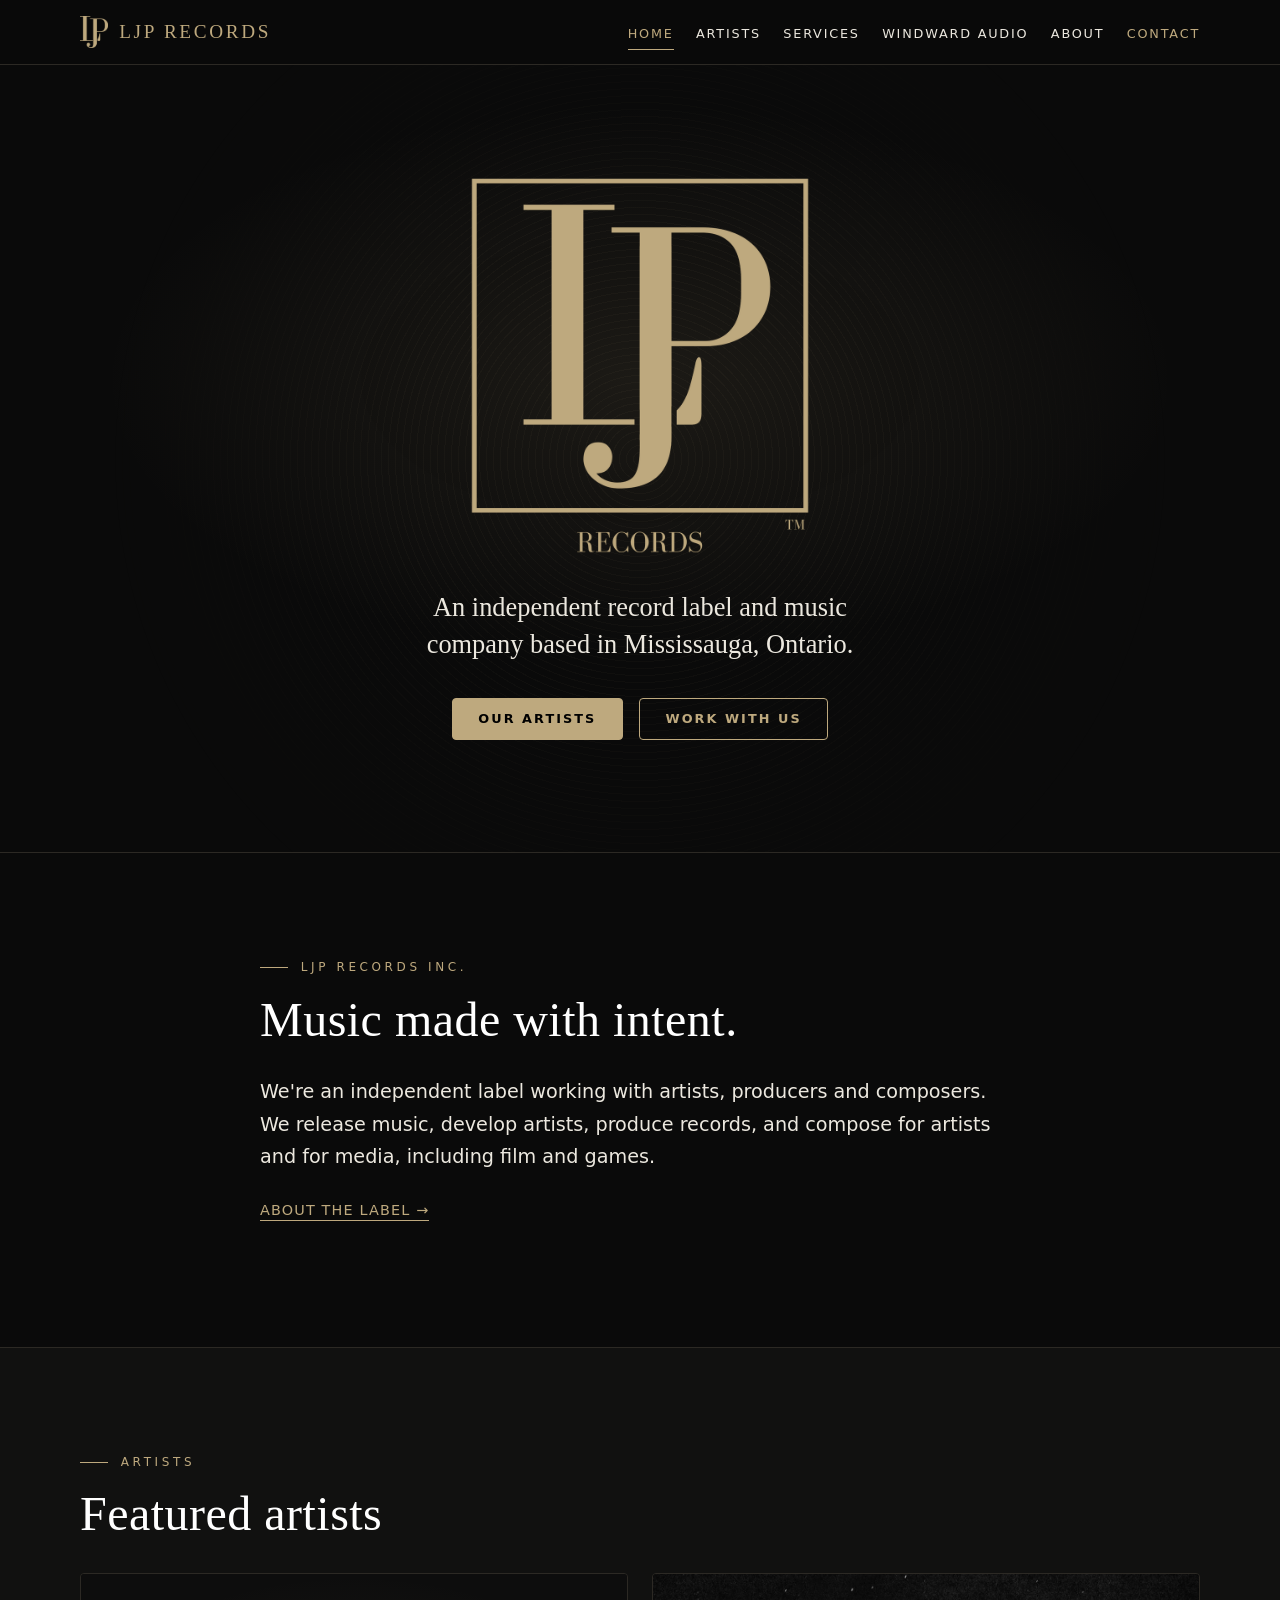
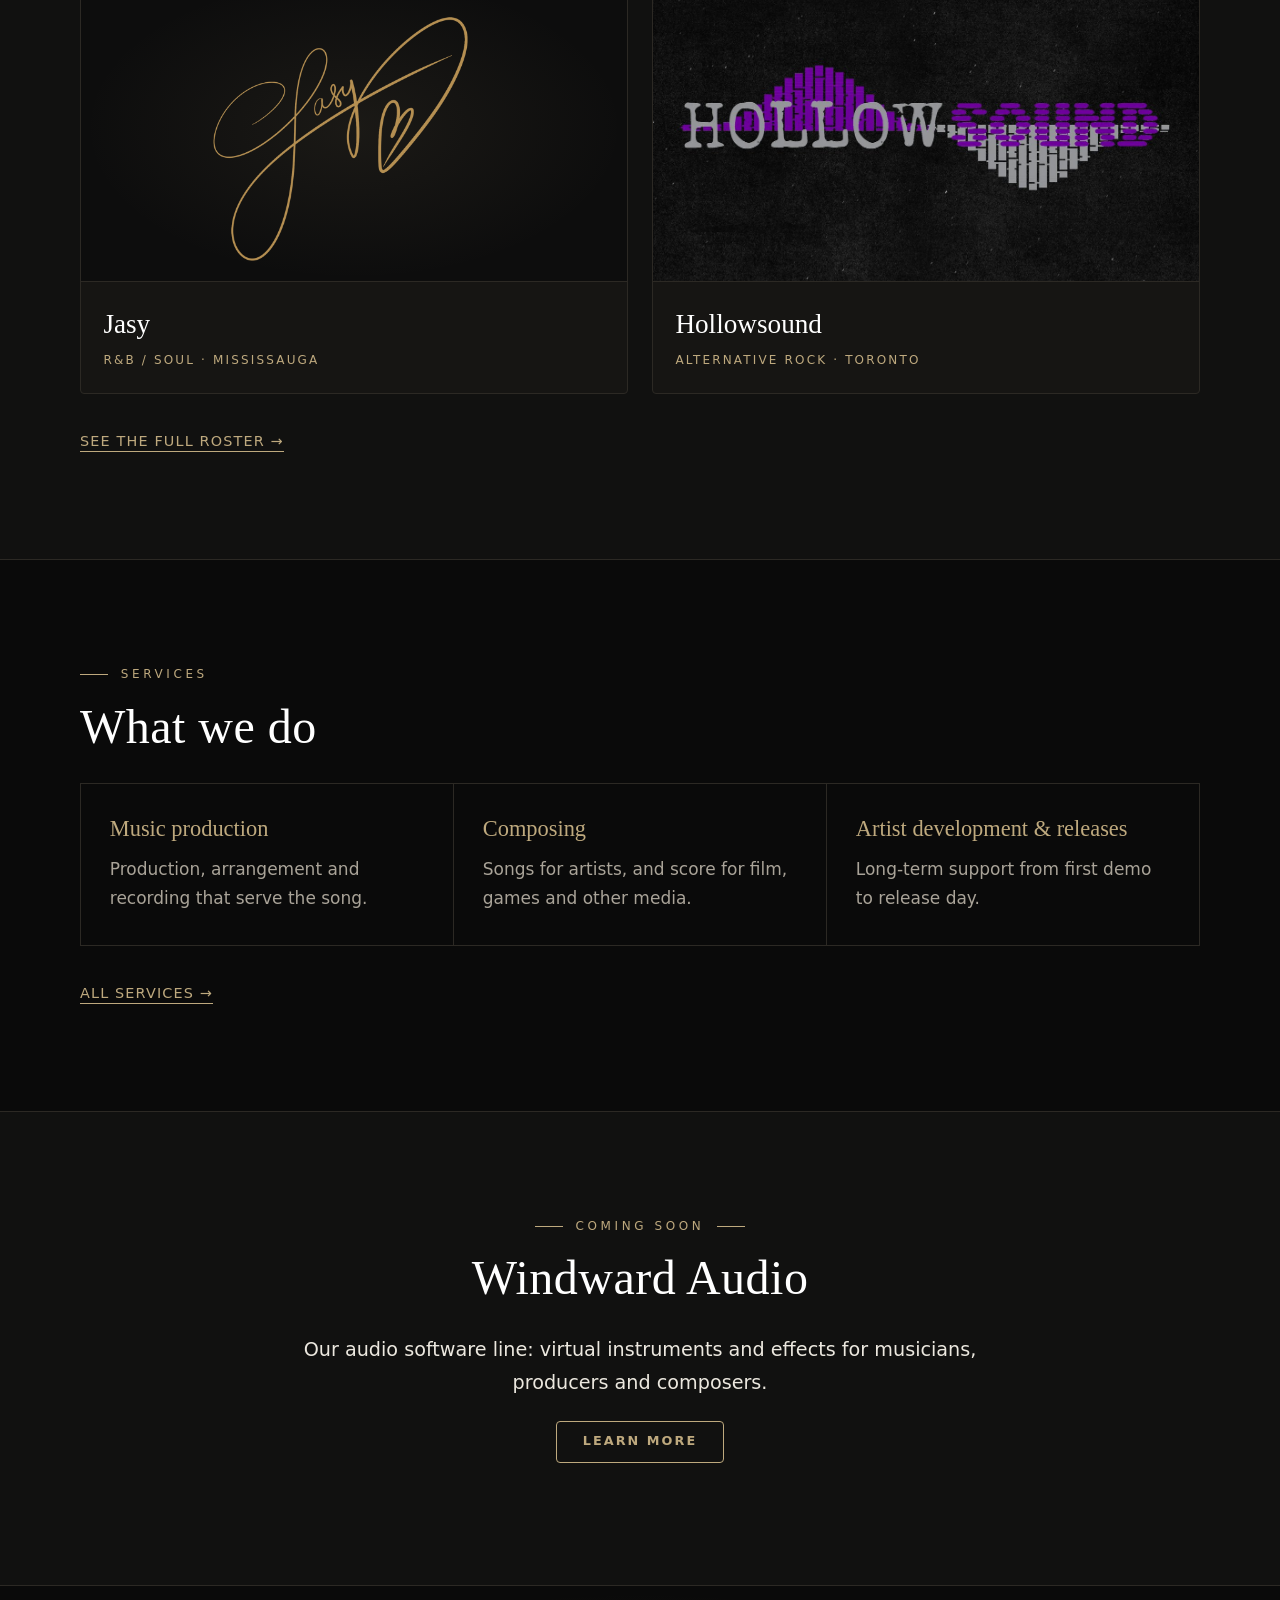
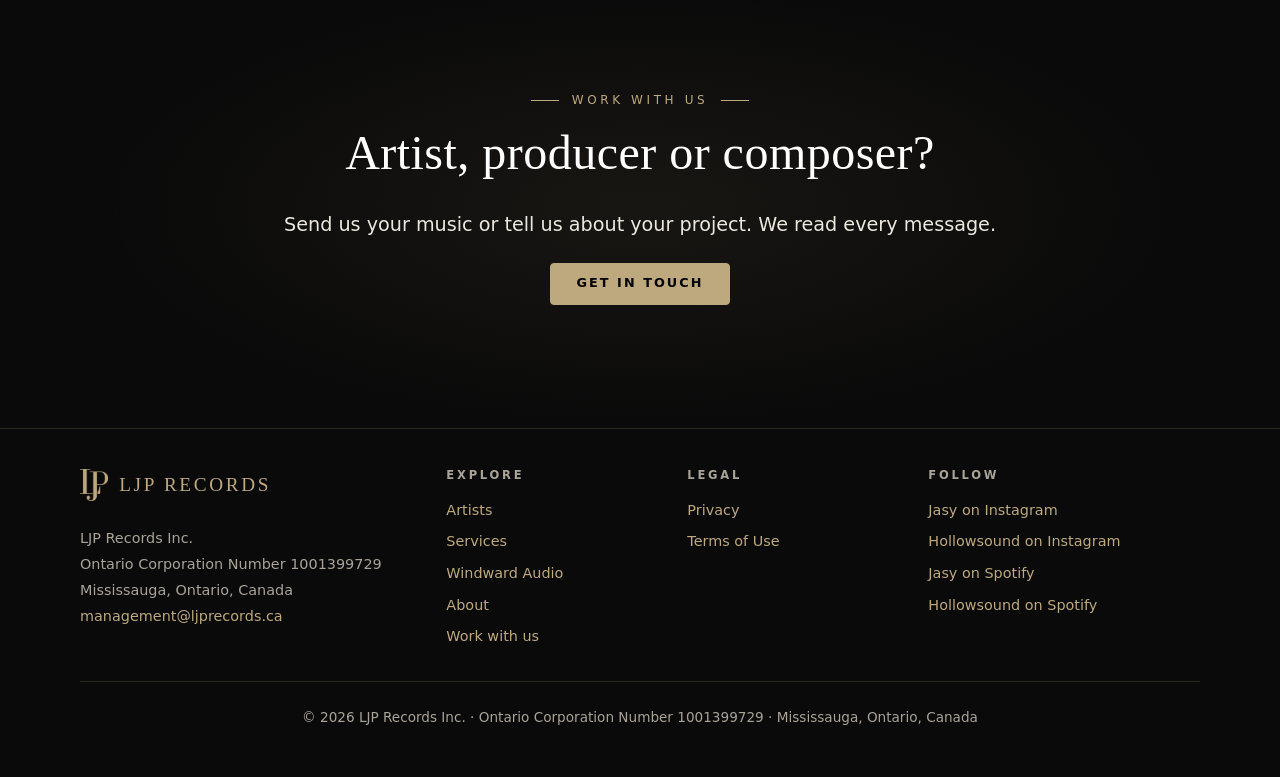
<file: index.html>
<!DOCTYPE html>
<html lang="en-CA">
<head>
  <meta charset="utf-8">
  <meta name="viewport" content="width=device-width, initial-scale=1">
  <title>LJP Records Inc. | Independent Record Label, Mississauga, Ontario</title>
  <meta name="description" content="LJP Records Inc. is an independent record label and music company based in Mississauga, Ontario, Canada, working with artists, producers and composers on releases, artist development, production and composing.">
  <!-- BEGIN:head -->
  <meta name="theme-color" content="#0a0a0a">
  <link rel="canonical" href="https://ljprecords.ca/">
  <meta property="og:type" content="website">
  <meta property="og:site_name" content="LJP Records">
  <meta property="og:title" content="LJP Records Inc. | Independent Record Label, Mississauga, Ontario">
  <meta property="og:description" content="LJP Records Inc. is an independent record label and music company based in Mississauga, Ontario, Canada, working with artists, producers and composers on releases, artist development, production and composing.">
  <meta property="og:url" content="https://ljprecords.ca/">
  <meta property="og:image" content="https://ljprecords.ca/assets/img/og-image.jpg">
  <meta property="og:image:width" content="1200">
  <meta property="og:image:height" content="630">
  <meta property="og:image:alt" content="LJP Records logo: gold LJP monogram in a square frame on black">
  <meta property="og:locale" content="en_CA">
  <meta name="twitter:card" content="summary_large_image">
  <link rel="icon" href="/favicon.ico" sizes="48x48">
  <link rel="icon" type="image/png" sizes="96x96" href="/assets/img/icon-96.png">
  <link rel="icon" type="image/png" sizes="192x192" href="/assets/img/icon-192.png">
  <link rel="apple-touch-icon" href="/assets/img/icon-180.png">
  <link rel="manifest" href="./site.webmanifest">
  <link rel="stylesheet" href="./assets/css/style.css">
  <script>document.documentElement.classList.add('js');</script>
  <!-- END:head -->
  <script type="application/ld+json">
  {
    "@context": "https://schema.org",
    "@graph": [
      {
        "@type": "Organization",
        "@id": "https://ljprecords.ca/#organization",
        "name": "LJP Records",
        "legalName": "LJP Records Inc.",
        "url": "https://ljprecords.ca/",
        "logo": "https://ljprecords.ca/assets/img/icon-512.png",
        "email": "management@ljprecords.ca",
        "description": "Independent record label and music company based in Mississauga, Ontario, Canada.",
        "address": { "@type": "PostalAddress", "addressLocality": "Mississauga", "addressRegion": "ON", "addressCountry": "CA" },
        "identifier": { "@type": "PropertyValue", "propertyID": "Ontario Corporation Number", "value": "1001399729" },
        "contactPoint": { "@type": "ContactPoint", "contactType": "customer service", "email": "management@ljprecords.ca", "url": "https://ljprecords.ca/contact.html", "areaServed": "CA" },
        "subOrganization": { "@type": "Organization", "@id": "https://ljprecords.ca/windward-audio.html#organization", "name": "Windward Audio", "description": "Audio software division of LJP Records Inc.", "url": "https://ljprecords.ca/windward-audio.html" }
      },
      {
        "@type": "WebSite",
        "@id": "https://ljprecords.ca/#website",
        "url": "https://ljprecords.ca/",
        "name": "LJP Records",
        "publisher": { "@id": "https://ljprecords.ca/#organization" },
        "inLanguage": "en-CA"
      }
    ]
  }
  </script>
</head>
<body data-page="home">
  <!-- BEGIN:header -->
  <a class="skip-link" href="#main">Skip to content</a>
  <header class="site-header">
    <nav class="nav container" aria-label="Main">
      <a class="nav-brand" href="./" aria-label="LJP Records home">
        <img src="./assets/img/mark.png" alt="" width="28" height="32">
        <span>LJP Records</span>
      </a>
      <button class="nav-toggle" type="button" aria-expanded="false" aria-controls="nav-links">
        <span class="nav-toggle-bars" aria-hidden="true"></span>
        <span class="visually-hidden">Menu</span>
      </button>
      <ul class="nav-links" id="nav-links">
        <li><a href="./" aria-current="page">Home</a></li>
        <li><a href="./artists.html">Artists</a></li>
        <li><a href="./services.html">Services</a></li>
        <li><a href="./windward-audio.html">Windward Audio</a></li>
        <li><a href="./about.html">About</a></li>
        <li><a href="./contact.html" class="nav-cta">Contact</a></li>
      </ul>
    </nav>
  </header>
  <!-- END:header -->

  <main id="main">
    <!-- ============ HERO ============ -->
    <section class="hero">
      <div class="container hero-inner">
        <h1 class="visually-hidden">LJP Records</h1>
        <img class="hero-logo" src="assets/img/logo.png" width="900" height="999"
             alt="LJP Records logo: a gold LJP monogram inside a square frame, with the word Records beneath">
        <p class="hero-tagline">An independent record label and music company based in Mississauga, Ontario.</p>
        <div class="hero-actions">
          <a class="btn btn-gold" href="artists.html">Our artists</a>
          <a class="btn btn-ghost" href="contact.html">Work with us</a>
        </div>
      </div>
    </section>

    <!-- ============ INTRO ============ -->
    <section class="section">
      <div class="container narrow">
        <p class="eyebrow">LJP Records Inc.</p>
        <h2>Music made with intent.</h2>
        <p class="lead">
          We're an independent label working with artists, producers and composers. We release music, develop artists,
          produce records, and compose for artists and for media, including film and games.
        </p>
        <p><a class="text-link" href="about.html">About the label <span aria-hidden="true">→</span></a></p>
      </div>
    </section>

    <!-- ============ FEATURED ARTISTS ============ -->
    <section class="section section-alt" aria-labelledby="featured-title">
      <div class="container">
        <p class="eyebrow">Artists</p>
        <h2 id="featured-title">Featured artists</h2>
        <div class="feature-grid">
          <a class="feature-card" href="artists/jasy.html">
            <img class="feature-img logo" src="assets/photos/jasy-logo.png" width="900" height="854" loading="lazy" alt="">
            <span class="feature-body">
              <span class="feature-title">Jasy</span>
              <span class="feature-meta">R&amp;B / Soul · Mississauga</span>
            </span>
          </a>
          <a class="feature-card" href="artists/hollowsound.html">
            <img class="feature-img" src="assets/photos/hollowsound-logo.jpg" width="1200" height="749" loading="lazy" alt="">
            <span class="feature-body">
              <span class="feature-title">Hollowsound</span>
              <span class="feature-meta">Alternative rock · Toronto</span>
            </span>
          </a>
        </div>
        <p class="section-more"><a class="text-link" href="artists.html">See the full roster <span aria-hidden="true">→</span></a></p>
      </div>
    </section>

    <!-- ============ WHAT WE DO ============ -->
    <section class="section" aria-labelledby="whatwedo-title">
      <div class="container">
        <p class="eyebrow">Services</p>
        <h2 id="whatwedo-title">What we do</h2>
        <div class="service-grid">
          <div class="service"><h3>Music production</h3><p>Production, arrangement and recording that serve the song.</p></div>
          <div class="service"><h3>Composing</h3><p>Songs for artists, and score for film, games and other media.</p></div>
          <div class="service"><h3>Artist development &amp; releases</h3><p>Long-term support from first demo to release day.</p></div>
        </div>
        <p class="section-more"><a class="text-link" href="services.html">All services <span aria-hidden="true">→</span></a></p>
      </div>
    </section>

    <!-- ============ WINDWARD AUDIO TEASER ============ -->
    <section class="section section-alt" aria-labelledby="ea-title">
      <div class="container narrow center">
        <p class="eyebrow">Coming soon</p>
        <h2 id="ea-title">Windward Audio</h2>
        <p class="lead">Our audio software line: virtual instruments and effects for musicians, producers and composers.</p>
        <p><a class="btn btn-ghost" href="windward-audio.html">Learn more</a></p>
      </div>
    </section>

    <!-- ============ WORK WITH US CTA ============ -->
    <section class="section cta" aria-labelledby="cta-title">
      <div class="container narrow center">
        <p class="eyebrow">Work with us</p>
        <h2 id="cta-title">Artist, producer or composer?</h2>
        <p class="lead">Send us your music or tell us about your project. We read every message.</p>
        <!-- CONFIRM: "We read every message." Keep this only if it's a promise you can keep. -->
        <p><a class="btn btn-gold" href="contact.html">Get in touch</a></p>
      </div>
    </section>
  </main>

  <!-- BEGIN:footer -->
  <footer class="site-footer">
    <div class="container footer-grid">
      <div class="footer-col footer-company">
        <a class="nav-brand" href="./" aria-label="LJP Records home">
          <img src="./assets/img/mark.png" alt="" width="28" height="32">
          <span>LJP Records</span>
        </a>
        <p>
          LJP Records Inc.<br>
          Ontario Corporation Number 1001399729<br>
          Mississauga, Ontario, Canada<br>
          <a href="mailto:management@ljprecords.ca">management@ljprecords.ca</a>
        </p>
      </div>
      <div class="footer-col">
        <h2 class="footer-heading">Explore</h2>
        <ul>
          <li><a href="./artists.html">Artists</a></li>
          <li><a href="./services.html">Services</a></li>
          <li><a href="./windward-audio.html">Windward Audio</a></li>
          <li><a href="./about.html">About</a></li>
          <li><a href="./contact.html">Work with us</a></li>
        </ul>
      </div>
      <div class="footer-col">
        <h2 class="footer-heading">Legal</h2>
        <ul>
          <li><a href="./privacy.html">Privacy</a></li>
          <li><a href="./terms.html">Terms of Use</a></li>
        </ul>
      </div>
      <div class="footer-col">
        <h2 class="footer-heading">Follow</h2>
        <!-- CONFIRM: Label social links. LJP Records' own accounts aren't known, so these link to the artists. Add the label's Instagram etc. in partials/footer.html, then run the sync script. -->
        <ul>
          <li><a href="https://www.instagram.com/jasylarumana/" rel="noopener" target="_blank">Jasy on Instagram<span class="visually-hidden"> (opens in a new tab)</span></a></li>
          <li><a href="https://www.instagram.com/hollowsoundband/" rel="noopener" target="_blank">Hollowsound on Instagram<span class="visually-hidden"> (opens in a new tab)</span></a></li>
          <li><a href="https://open.spotify.com/artist/3WVA0IDSVmQrOQ1MvbMLsJ" rel="noopener" target="_blank">Jasy on Spotify<span class="visually-hidden"> (opens in a new tab)</span></a></li>
          <li><a href="https://open.spotify.com/artist/32NcEduA1WUu1zl0mmGaZf" rel="noopener" target="_blank">Hollowsound on Spotify<span class="visually-hidden"> (opens in a new tab)</span></a></li>
        </ul>
      </div>
    </div>
    <p class="container legal">© 2026 LJP Records Inc. · Ontario Corporation Number 1001399729 · Mississauga, Ontario, Canada</p>
  </footer>
  <script src="./assets/js/main.js" defer></script>
  <!-- END:footer -->
</body>
</html>
</file>
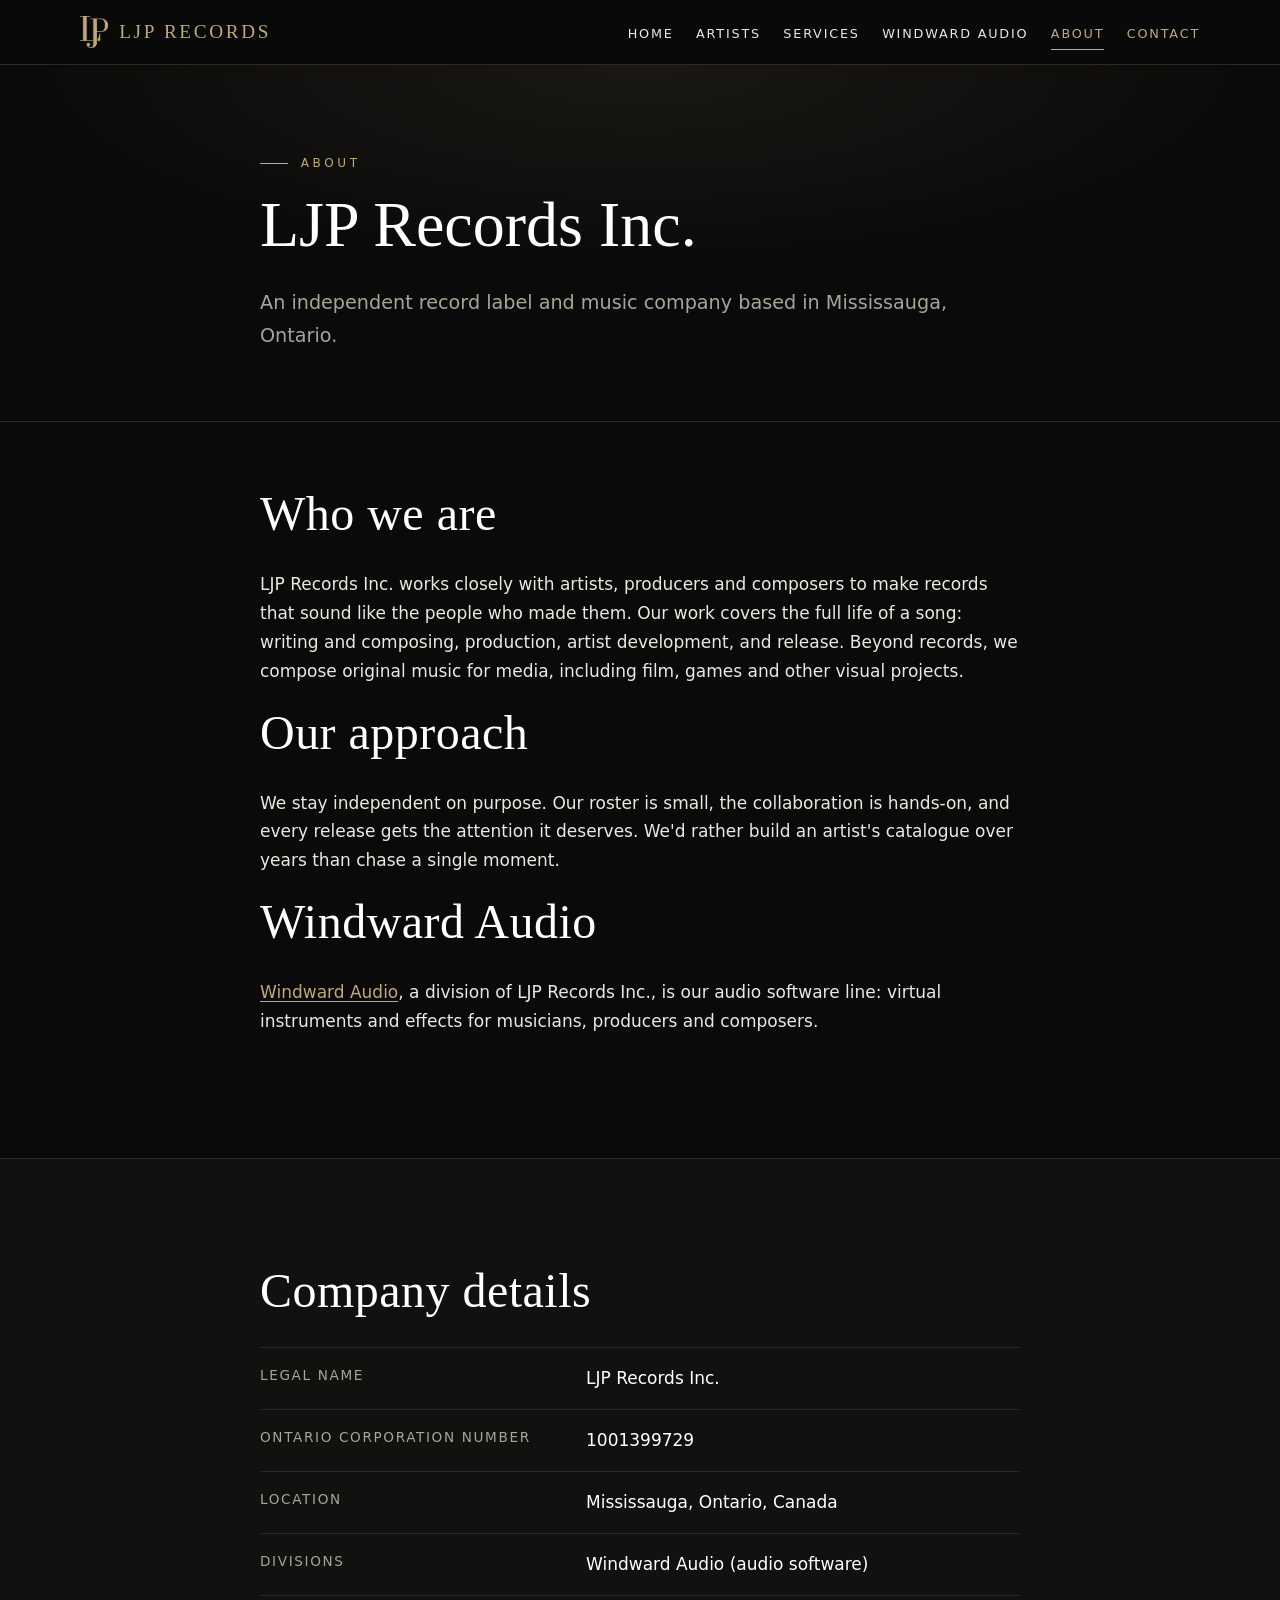
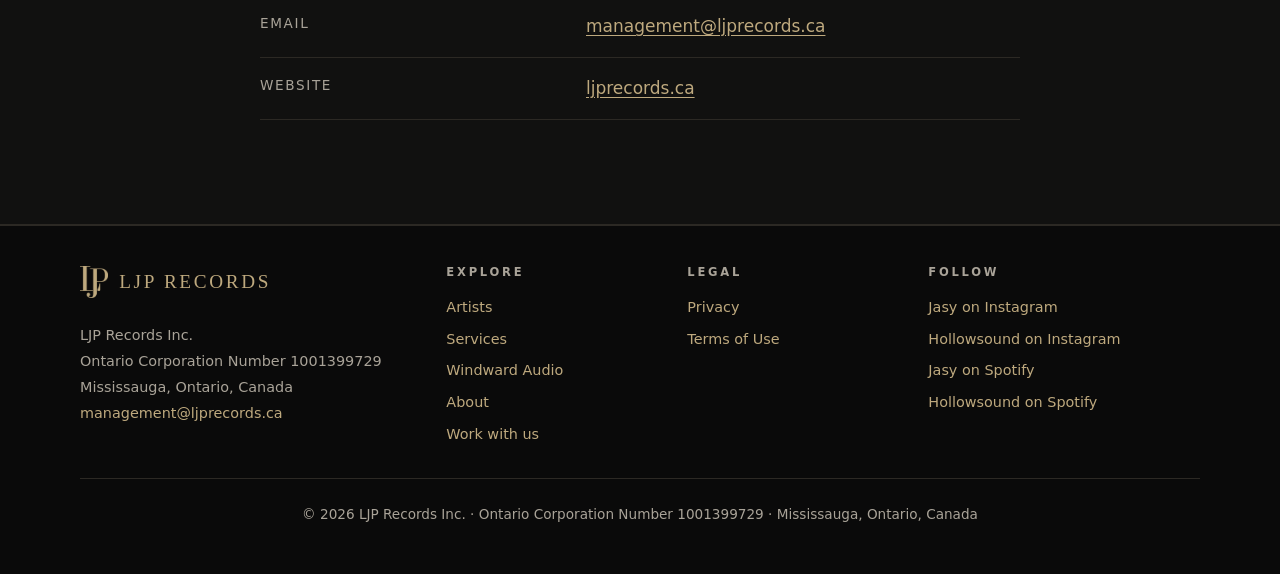
<file: about.html>
<!DOCTYPE html>
<html lang="en-CA">
<head>
  <meta charset="utf-8">
  <meta name="viewport" content="width=device-width, initial-scale=1">
  <title>About | LJP Records Inc.</title>
  <meta name="description" content="About LJP Records Inc., an independent record label and music company in Mississauga, Ontario (Ontario Corporation Number 1001399729).">
  <!-- BEGIN:head -->
  <meta name="theme-color" content="#0a0a0a">
  <link rel="canonical" href="https://ljprecords.ca/about.html">
  <meta property="og:type" content="website">
  <meta property="og:site_name" content="LJP Records">
  <meta property="og:title" content="About | LJP Records Inc.">
  <meta property="og:description" content="About LJP Records Inc., an independent record label and music company in Mississauga, Ontario (Ontario Corporation Number 1001399729).">
  <meta property="og:url" content="https://ljprecords.ca/about.html">
  <meta property="og:image" content="https://ljprecords.ca/assets/img/og-image.jpg">
  <meta property="og:image:width" content="1200">
  <meta property="og:image:height" content="630">
  <meta property="og:image:alt" content="LJP Records logo: gold LJP monogram in a square frame on black">
  <meta property="og:locale" content="en_CA">
  <meta name="twitter:card" content="summary_large_image">
  <link rel="icon" href="/favicon.ico" sizes="48x48">
  <link rel="icon" type="image/png" sizes="96x96" href="/assets/img/icon-96.png">
  <link rel="icon" type="image/png" sizes="192x192" href="/assets/img/icon-192.png">
  <link rel="apple-touch-icon" href="/assets/img/icon-180.png">
  <link rel="manifest" href="./site.webmanifest">
  <link rel="stylesheet" href="./assets/css/style.css">
  <script>document.documentElement.classList.add('js');</script>
  <!-- END:head -->
  <script type="application/ld+json">
  {
    "@context": "https://schema.org",
    "@type": "AboutPage",
    "url": "https://ljprecords.ca/about.html",
    "name": "About LJP Records Inc.",
    "mainEntity": {
      "@type": "Organization",
      "@id": "https://ljprecords.ca/#organization",
      "name": "LJP Records",
      "legalName": "LJP Records Inc.",
      "url": "https://ljprecords.ca/",
      "email": "management@ljprecords.ca",
      "address": { "@type": "PostalAddress", "addressLocality": "Mississauga", "addressRegion": "ON", "addressCountry": "CA" },
      "identifier": { "@type": "PropertyValue", "propertyID": "Ontario Corporation Number", "value": "1001399729" }
    }
  }
  </script>
</head>
<body data-page="about">
  <!-- BEGIN:header -->
  <a class="skip-link" href="#main">Skip to content</a>
  <header class="site-header">
    <nav class="nav container" aria-label="Main">
      <a class="nav-brand" href="./" aria-label="LJP Records home">
        <img src="./assets/img/mark.png" alt="" width="28" height="32">
        <span>LJP Records</span>
      </a>
      <button class="nav-toggle" type="button" aria-expanded="false" aria-controls="nav-links">
        <span class="nav-toggle-bars" aria-hidden="true"></span>
        <span class="visually-hidden">Menu</span>
      </button>
      <ul class="nav-links" id="nav-links">
        <li><a href="./">Home</a></li>
        <li><a href="./artists.html">Artists</a></li>
        <li><a href="./services.html">Services</a></li>
        <li><a href="./windward-audio.html">Windward Audio</a></li>
        <li><a href="./about.html" aria-current="page">About</a></li>
        <li><a href="./contact.html" class="nav-cta">Contact</a></li>
      </ul>
    </nav>
  </header>
  <!-- END:header -->

  <main id="main">
    <section class="page-hero">
      <div class="container narrow">
        <p class="eyebrow">About</p>
        <h1>LJP Records Inc.</h1>
        <p class="lead">An independent record label and music company based in Mississauga, Ontario.</p>
      </div>
    </section>

    <section class="section section-tight">
      <div class="container narrow">
        <h2>Who we are</h2>
        <p>
          LJP Records Inc. works closely with artists, producers and composers to make records that sound like the people who made them.
          Our work covers the full life of a song: writing and composing, production, artist development, and release.
          Beyond records, we compose original music for media, including film, games and other visual projects.
        </p>
        <!-- CONFIRM: Founding year. Add "Founded in 20XX" here if you'd like it shown. -->

        <h2>Our approach</h2>
        <p>
          We stay independent on purpose. Our roster is small, the collaboration is hands-on, and every release gets the attention it deserves.
          We'd rather build an artist's catalogue over years than chase a single moment.
        </p>
        <!-- CONFIRM: "Small, hands-on roster" positioning and the "over years" line. Edit these if they don't match how you describe the label. -->

        <h2>Windward Audio</h2>
        <p>
          <a href="windward-audio.html">Windward Audio</a>, a division of LJP Records Inc., is our audio software line: virtual instruments and effects for musicians, producers and composers.
        </p>
      </div>
    </section>

    <section class="section section-alt" aria-labelledby="company-title">
      <div class="container narrow">
        <h2 id="company-title">Company details</h2>
        <dl class="company-details">
          <div><dt>Legal name</dt><dd>LJP Records Inc.</dd></div>
          <div><dt>Ontario Corporation Number</dt><dd>1001399729</dd></div>
          <div><dt>Location</dt><dd>Mississauga, Ontario, Canada</dd></div>
          <div><dt>Divisions</dt><dd>Windward Audio (audio software)</dd></div>
          <div><dt>Email</dt><dd><a href="mailto:management@ljprecords.ca">management@ljprecords.ca</a></dd></div>
          <div><dt>Website</dt><dd><a href="./">ljprecords.ca</a></dd></div>
        </dl>
      </div>
    </section>
  </main>

  <!-- BEGIN:footer -->
  <footer class="site-footer">
    <div class="container footer-grid">
      <div class="footer-col footer-company">
        <a class="nav-brand" href="./" aria-label="LJP Records home">
          <img src="./assets/img/mark.png" alt="" width="28" height="32">
          <span>LJP Records</span>
        </a>
        <p>
          LJP Records Inc.<br>
          Ontario Corporation Number 1001399729<br>
          Mississauga, Ontario, Canada<br>
          <a href="mailto:management@ljprecords.ca">management@ljprecords.ca</a>
        </p>
      </div>
      <div class="footer-col">
        <h2 class="footer-heading">Explore</h2>
        <ul>
          <li><a href="./artists.html">Artists</a></li>
          <li><a href="./services.html">Services</a></li>
          <li><a href="./windward-audio.html">Windward Audio</a></li>
          <li><a href="./about.html">About</a></li>
          <li><a href="./contact.html">Work with us</a></li>
        </ul>
      </div>
      <div class="footer-col">
        <h2 class="footer-heading">Legal</h2>
        <ul>
          <li><a href="./privacy.html">Privacy</a></li>
          <li><a href="./terms.html">Terms of Use</a></li>
        </ul>
      </div>
      <div class="footer-col">
        <h2 class="footer-heading">Follow</h2>
        <!-- CONFIRM: Label social links. LJP Records' own accounts aren't known, so these link to the artists. Add the label's Instagram etc. in partials/footer.html, then run the sync script. -->
        <ul>
          <li><a href="https://www.instagram.com/jasylarumana/" rel="noopener" target="_blank">Jasy on Instagram<span class="visually-hidden"> (opens in a new tab)</span></a></li>
          <li><a href="https://www.instagram.com/hollowsoundband/" rel="noopener" target="_blank">Hollowsound on Instagram<span class="visually-hidden"> (opens in a new tab)</span></a></li>
          <li><a href="https://open.spotify.com/artist/3WVA0IDSVmQrOQ1MvbMLsJ" rel="noopener" target="_blank">Jasy on Spotify<span class="visually-hidden"> (opens in a new tab)</span></a></li>
          <li><a href="https://open.spotify.com/artist/32NcEduA1WUu1zl0mmGaZf" rel="noopener" target="_blank">Hollowsound on Spotify<span class="visually-hidden"> (opens in a new tab)</span></a></li>
        </ul>
      </div>
    </div>
    <p class="container legal">© 2026 LJP Records Inc. · Ontario Corporation Number 1001399729 · Mississauga, Ontario, Canada</p>
  </footer>
  <script src="./assets/js/main.js" defer></script>
  <!-- END:footer -->
</body>
</html>
</file>
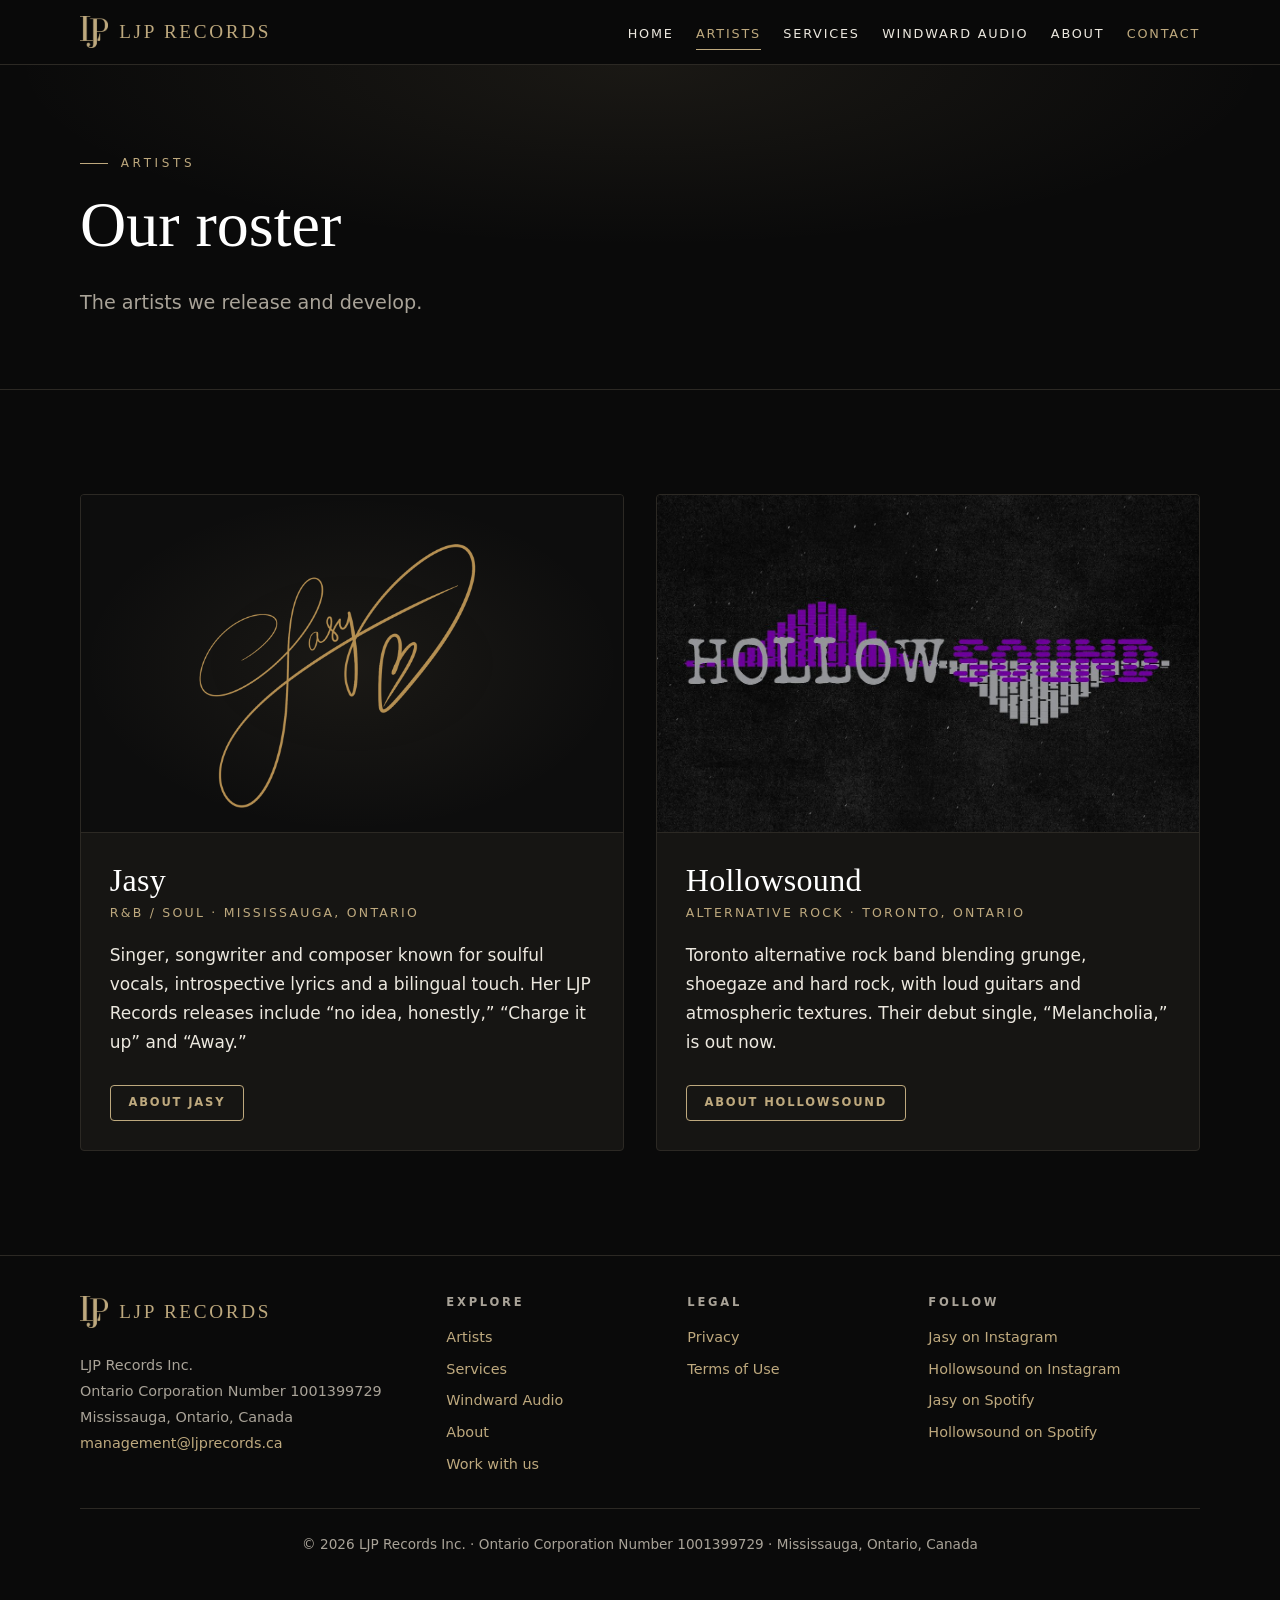
<file: artists.html>
<!DOCTYPE html>
<html lang="en-CA">
<head>
  <meta charset="utf-8">
  <meta name="viewport" content="width=device-width, initial-scale=1">
  <title>Artists | LJP Records</title>
  <meta name="description" content="The LJP Records roster: Jasy, an R&amp;B and soul singer-songwriter from Mississauga, and Hollowsound, an alternative rock band from Toronto.">
  <!-- BEGIN:head -->
  <meta name="theme-color" content="#0a0a0a">
  <link rel="canonical" href="https://ljprecords.ca/artists.html">
  <meta property="og:type" content="website">
  <meta property="og:site_name" content="LJP Records">
  <meta property="og:title" content="Artists | LJP Records">
  <meta property="og:description" content="The LJP Records roster: Jasy, an R&amp;B and soul singer-songwriter from Mississauga, and Hollowsound, an alternative rock band from Toronto.">
  <meta property="og:url" content="https://ljprecords.ca/artists.html">
  <meta property="og:image" content="https://ljprecords.ca/assets/img/og-image.jpg">
  <meta property="og:image:width" content="1200">
  <meta property="og:image:height" content="630">
  <meta property="og:image:alt" content="LJP Records logo: gold LJP monogram in a square frame on black">
  <meta property="og:locale" content="en_CA">
  <meta name="twitter:card" content="summary_large_image">
  <link rel="icon" href="/favicon.ico" sizes="48x48">
  <link rel="icon" type="image/png" sizes="96x96" href="/assets/img/icon-96.png">
  <link rel="icon" type="image/png" sizes="192x192" href="/assets/img/icon-192.png">
  <link rel="apple-touch-icon" href="/assets/img/icon-180.png">
  <link rel="manifest" href="./site.webmanifest">
  <link rel="stylesheet" href="./assets/css/style.css">
  <script>document.documentElement.classList.add('js');</script>
  <!-- END:head -->
</head>
<body data-page="artists">
  <!-- BEGIN:header -->
  <a class="skip-link" href="#main">Skip to content</a>
  <header class="site-header">
    <nav class="nav container" aria-label="Main">
      <a class="nav-brand" href="./" aria-label="LJP Records home">
        <img src="./assets/img/mark.png" alt="" width="28" height="32">
        <span>LJP Records</span>
      </a>
      <button class="nav-toggle" type="button" aria-expanded="false" aria-controls="nav-links">
        <span class="nav-toggle-bars" aria-hidden="true"></span>
        <span class="visually-hidden">Menu</span>
      </button>
      <ul class="nav-links" id="nav-links">
        <li><a href="./">Home</a></li>
        <li><a href="./artists.html" aria-current="page">Artists</a></li>
        <li><a href="./services.html">Services</a></li>
        <li><a href="./windward-audio.html">Windward Audio</a></li>
        <li><a href="./about.html">About</a></li>
        <li><a href="./contact.html" class="nav-cta">Contact</a></li>
      </ul>
    </nav>
  </header>
  <!-- END:header -->

  <main id="main">
    <section class="page-hero">
      <div class="container">
        <p class="eyebrow">Artists</p>
        <h1>Our roster</h1>
        <p class="lead">The artists we release and develop.</p>
      </div>
    </section>

    <section class="section section-tight">
      <div class="container">
        <div class="artist-grid">
          <!-- ---------- JASY ---------- -->
          <article class="artist-card" aria-labelledby="jasy-name">
            <img class="artist-photo logo" src="assets/photos/jasy-logo.png" width="900" height="854" loading="lazy"
                 alt="Jasy logo: a gold handwritten Jasy signature with a heart">
            <div class="artist-body">
              <h2 id="jasy-name" class="artist-name">Jasy</h2>
              <p class="artist-meta">R&amp;B / Soul · Mississauga, Ontario</p>
              <p>Singer, songwriter and composer known for soulful vocals, introspective lyrics and a bilingual touch. Her LJP Records releases include “no idea, honestly,” “Charge it up” and “Away.”</p>
              <p class="card-actions"><a class="btn btn-ghost btn-small" href="artists/jasy.html">About Jasy<span class="visually-hidden"> (artist page)</span></a></p>
            </div>
          </article>

          <!-- ---------- HOLLOWSOUND ---------- -->
          <article class="artist-card" aria-labelledby="hollowsound-name">
            <img class="artist-photo" src="assets/photos/hollowsound-logo.jpg" width="1200" height="749" loading="lazy"
                 alt="Hollowsound logo: the word Hollow in grey and Sound in purple, set against a purple and grey sound waveform">
            <div class="artist-body">
              <h2 id="hollowsound-name" class="artist-name">Hollowsound</h2>
              <p class="artist-meta">Alternative rock · Toronto, Ontario</p>
              <p>Toronto alternative rock band blending grunge, shoegaze and hard rock, with loud guitars and atmospheric textures. Their debut single, “Melancholia,” is out now.</p>
              <p class="card-actions"><a class="btn btn-ghost btn-small" href="artists/hollowsound.html">About Hollowsound<span class="visually-hidden"> (artist page)</span></a></p>
            </div>
          </article>
        </div>
      </div>
    </section>
  </main>

  <!-- BEGIN:footer -->
  <footer class="site-footer">
    <div class="container footer-grid">
      <div class="footer-col footer-company">
        <a class="nav-brand" href="./" aria-label="LJP Records home">
          <img src="./assets/img/mark.png" alt="" width="28" height="32">
          <span>LJP Records</span>
        </a>
        <p>
          LJP Records Inc.<br>
          Ontario Corporation Number 1001399729<br>
          Mississauga, Ontario, Canada<br>
          <a href="mailto:management@ljprecords.ca">management@ljprecords.ca</a>
        </p>
      </div>
      <div class="footer-col">
        <h2 class="footer-heading">Explore</h2>
        <ul>
          <li><a href="./artists.html">Artists</a></li>
          <li><a href="./services.html">Services</a></li>
          <li><a href="./windward-audio.html">Windward Audio</a></li>
          <li><a href="./about.html">About</a></li>
          <li><a href="./contact.html">Work with us</a></li>
        </ul>
      </div>
      <div class="footer-col">
        <h2 class="footer-heading">Legal</h2>
        <ul>
          <li><a href="./privacy.html">Privacy</a></li>
          <li><a href="./terms.html">Terms of Use</a></li>
        </ul>
      </div>
      <div class="footer-col">
        <h2 class="footer-heading">Follow</h2>
        <!-- CONFIRM: Label social links. LJP Records' own accounts aren't known, so these link to the artists. Add the label's Instagram etc. in partials/footer.html, then run the sync script. -->
        <ul>
          <li><a href="https://www.instagram.com/jasylarumana/" rel="noopener" target="_blank">Jasy on Instagram<span class="visually-hidden"> (opens in a new tab)</span></a></li>
          <li><a href="https://www.instagram.com/hollowsoundband/" rel="noopener" target="_blank">Hollowsound on Instagram<span class="visually-hidden"> (opens in a new tab)</span></a></li>
          <li><a href="https://open.spotify.com/artist/3WVA0IDSVmQrOQ1MvbMLsJ" rel="noopener" target="_blank">Jasy on Spotify<span class="visually-hidden"> (opens in a new tab)</span></a></li>
          <li><a href="https://open.spotify.com/artist/32NcEduA1WUu1zl0mmGaZf" rel="noopener" target="_blank">Hollowsound on Spotify<span class="visually-hidden"> (opens in a new tab)</span></a></li>
        </ul>
      </div>
    </div>
    <p class="container legal">© 2026 LJP Records Inc. · Ontario Corporation Number 1001399729 · Mississauga, Ontario, Canada</p>
  </footer>
  <script src="./assets/js/main.js" defer></script>
  <!-- END:footer -->
</body>
</html>
</file>
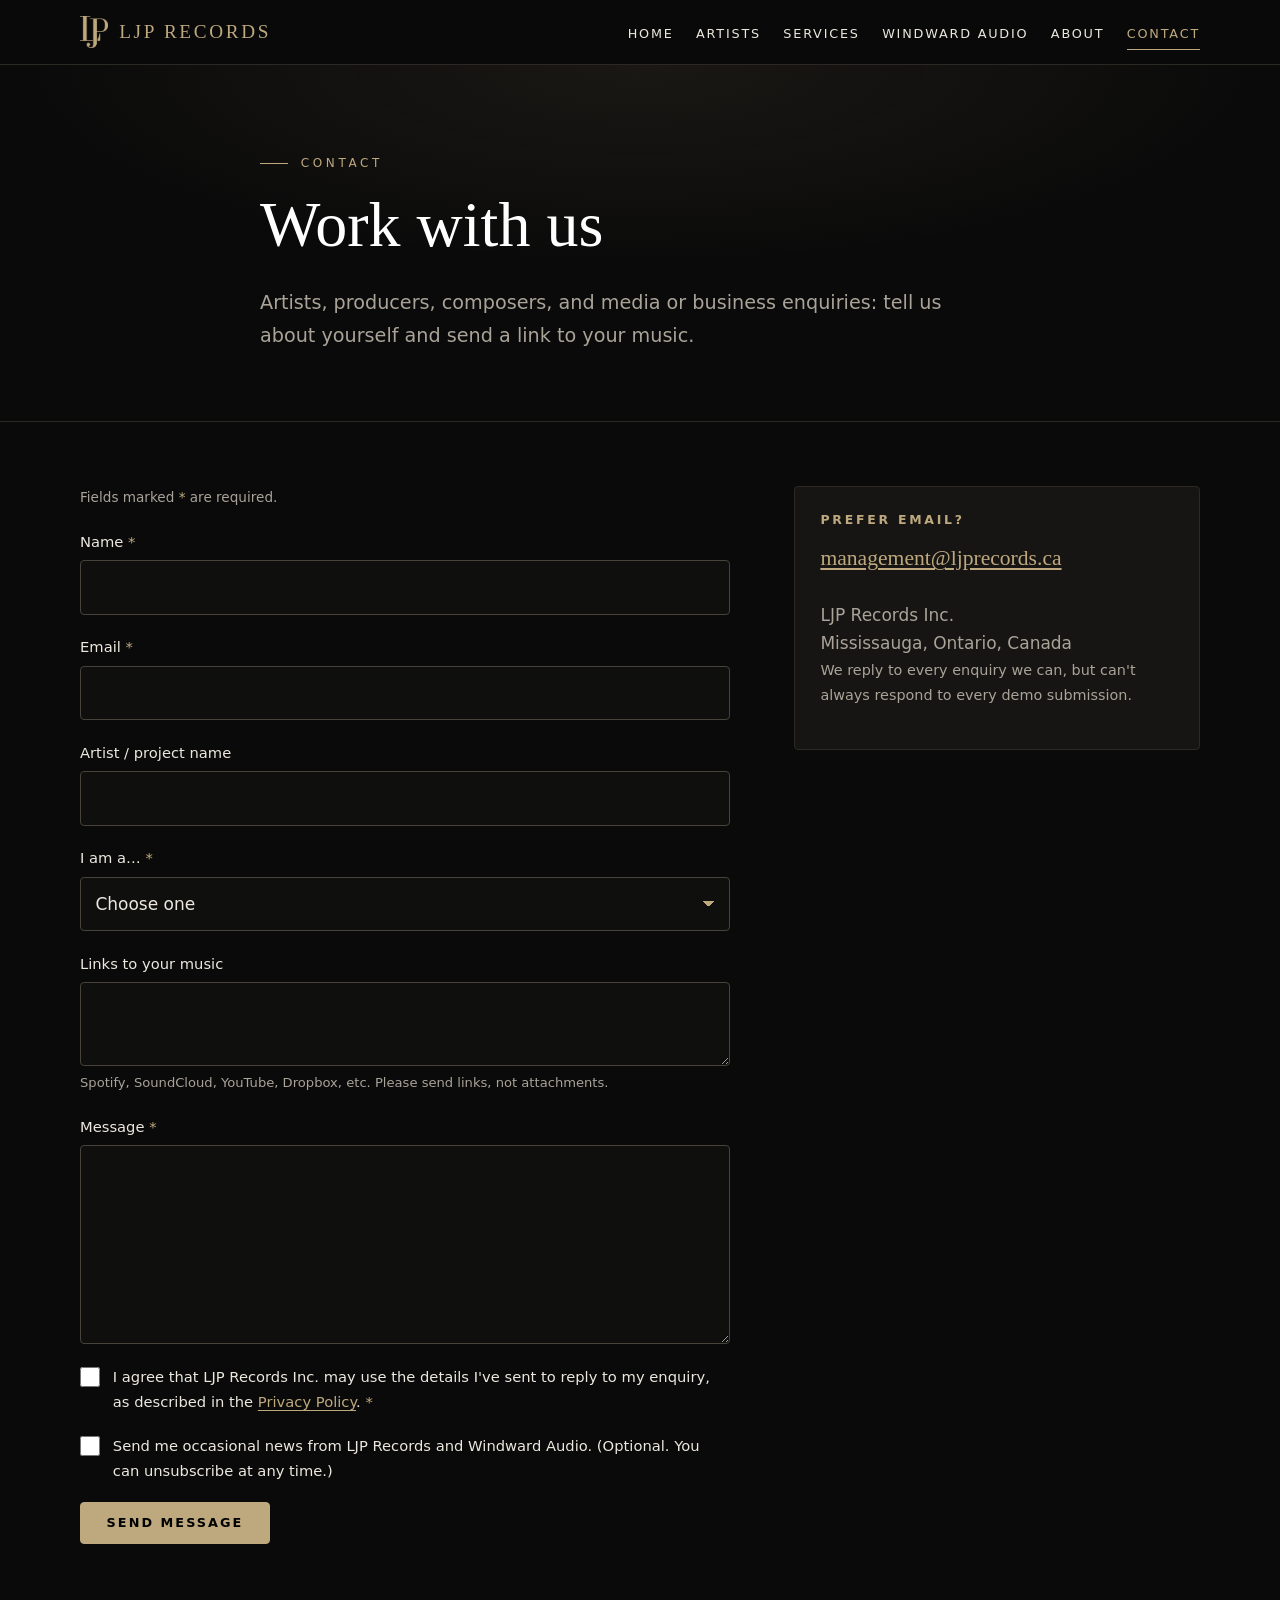
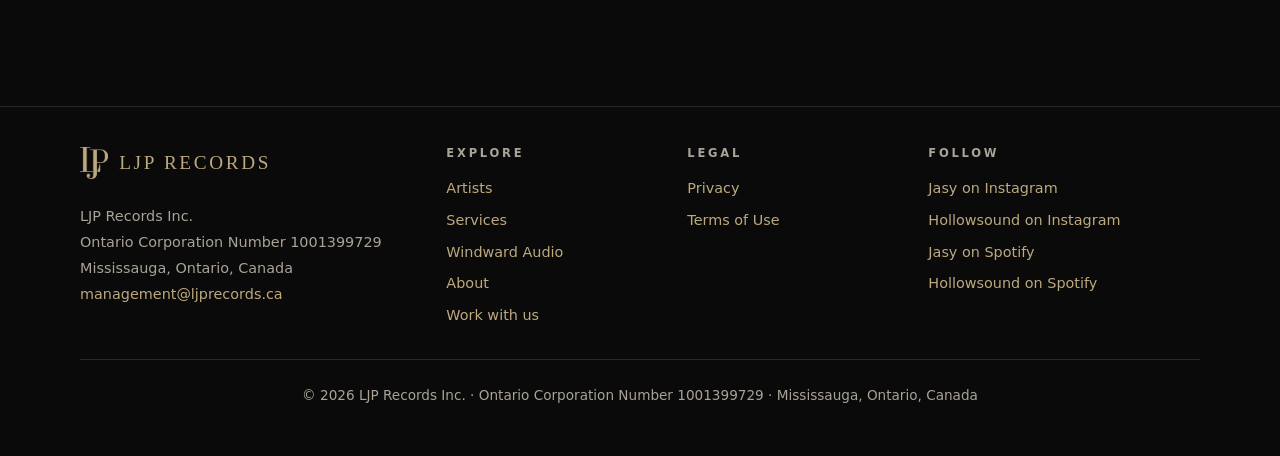
<file: contact.html>
<!DOCTYPE html>
<html lang="en-CA">
<head>
  <meta charset="utf-8">
  <meta name="viewport" content="width=device-width, initial-scale=1">
  <title>Work with us | Contact LJP Records</title>
  <meta name="description" content="Contact LJP Records Inc. in Mississauga, Ontario. Artists, producers, composers and media or business enquiries: send us your music or tell us about your project.">
  <!-- BEGIN:head -->
  <meta name="theme-color" content="#0a0a0a">
  <link rel="canonical" href="https://ljprecords.ca/contact.html">
  <meta property="og:type" content="website">
  <meta property="og:site_name" content="LJP Records">
  <meta property="og:title" content="Work with us | Contact LJP Records">
  <meta property="og:description" content="Contact LJP Records Inc. in Mississauga, Ontario. Artists, producers, composers and media or business enquiries: send us your music or tell us about your project.">
  <meta property="og:url" content="https://ljprecords.ca/contact.html">
  <meta property="og:image" content="https://ljprecords.ca/assets/img/og-image.jpg">
  <meta property="og:image:width" content="1200">
  <meta property="og:image:height" content="630">
  <meta property="og:image:alt" content="LJP Records logo: gold LJP monogram in a square frame on black">
  <meta property="og:locale" content="en_CA">
  <meta name="twitter:card" content="summary_large_image">
  <link rel="icon" href="/favicon.ico" sizes="48x48">
  <link rel="icon" type="image/png" sizes="96x96" href="/assets/img/icon-96.png">
  <link rel="icon" type="image/png" sizes="192x192" href="/assets/img/icon-192.png">
  <link rel="apple-touch-icon" href="/assets/img/icon-180.png">
  <link rel="manifest" href="./site.webmanifest">
  <link rel="stylesheet" href="./assets/css/style.css">
  <script>document.documentElement.classList.add('js');</script>
  <!-- END:head -->
</head>
<body data-page="contact">
  <!-- BEGIN:header -->
  <a class="skip-link" href="#main">Skip to content</a>
  <header class="site-header">
    <nav class="nav container" aria-label="Main">
      <a class="nav-brand" href="./" aria-label="LJP Records home">
        <img src="./assets/img/mark.png" alt="" width="28" height="32">
        <span>LJP Records</span>
      </a>
      <button class="nav-toggle" type="button" aria-expanded="false" aria-controls="nav-links">
        <span class="nav-toggle-bars" aria-hidden="true"></span>
        <span class="visually-hidden">Menu</span>
      </button>
      <ul class="nav-links" id="nav-links">
        <li><a href="./">Home</a></li>
        <li><a href="./artists.html">Artists</a></li>
        <li><a href="./services.html">Services</a></li>
        <li><a href="./windward-audio.html">Windward Audio</a></li>
        <li><a href="./about.html">About</a></li>
        <li><a href="./contact.html" aria-current="page" class="nav-cta">Contact</a></li>
      </ul>
    </nav>
  </header>
  <!-- END:header -->

  <main id="main">
    <section class="page-hero">
      <div class="container narrow">
        <p class="eyebrow">Contact</p>
        <h1>Work with us</h1>
        <p class="lead">Artists, producers, composers, and media or business enquiries: tell us about yourself and send a link to your music.</p>
      </div>
    </section>

    <section class="section section-tight">
      <div class="container contact-layout">
        <div class="contact-form-wrap">
          <!--
            Web3Forms access key (public by design, safe to keep in the page). Manage it at https://web3forms.com
            (it's created for management@ljprecords.ca). Submissions are emailed to that address.
          -->
          <form class="contact-form" id="contact-form" action="https://api.web3forms.com/submit" method="POST" novalidate>
            <input type="hidden" name="access_key" value="bccb521f-4b16-413b-913e-7887b6f2bac7">
            <input type="hidden" name="subject" value="New enquiry from ljprecords.ca">
            <input type="hidden" name="from_name" value="ljprecords.ca contact form">
            <!-- Honeypot: real people never see or tick this; bots that do are rejected by Web3Forms. -->
            <div class="hp" aria-hidden="true">
              <label>Leave this box unticked <input type="checkbox" name="botcheck" tabindex="-1" autocomplete="off"></label>
            </div>

            <p class="form-note">Fields marked <span class="req" aria-hidden="true">*</span><span class="visually-hidden">with an asterisk</span> are required.</p>

            <div class="field">
              <label for="f-name">Name <span class="req" aria-hidden="true">*</span></label>
              <input id="f-name" name="name" type="text" autocomplete="name" required maxlength="120">
            </div>
            <div class="field">
              <label for="f-email">Email <span class="req" aria-hidden="true">*</span></label>
              <input id="f-email" name="email" type="email" autocomplete="email" required maxlength="200">
            </div>
            <div class="field">
              <label for="f-project">Artist / project name</label>
              <input id="f-project" name="artist_or_project" type="text" maxlength="160">
            </div>
            <div class="field">
              <label for="f-role">I am a… <span class="req" aria-hidden="true">*</span></label>
              <select id="f-role" name="i_am_a" required>
                <option value="">Choose one</option>
                <option>Artist</option>
                <option>Producer</option>
                <option>Composer</option>
                <option>Media/business enquiry</option>
                <option>Other</option>
              </select>
            </div>
            <div class="field">
              <label for="f-links">Links to your music</label>
              <textarea id="f-links" name="music_links" rows="2" maxlength="1000" aria-describedby="f-links-hint"></textarea>
              <p class="hint" id="f-links-hint">Spotify, SoundCloud, YouTube, Dropbox, etc. Please send links, not attachments.</p>
            </div>
            <div class="field">
              <label for="f-message">Message <span class="req" aria-hidden="true">*</span></label>
              <textarea id="f-message" name="message" rows="6" required maxlength="5000"></textarea>
            </div>

            <div class="field check">
              <input id="f-consent" name="privacy_consent" type="checkbox" value="Yes" required>
              <label for="f-consent">I agree that LJP Records Inc. may use the details I've sent to reply to my enquiry, as described in the <a href="privacy.html">Privacy Policy</a>. <span class="req" aria-hidden="true">*</span></label>
            </div>
            <div class="field check">
              <input id="f-news" name="news_opt_in" type="checkbox" value="Yes">
              <label for="f-news">Send me occasional news from LJP Records and Windward Audio. (Optional. You can unsubscribe at any time.)</label>
            </div>

            <button class="btn btn-gold" type="submit">Send message</button>
            <p class="form-status" id="form-status" role="status" aria-live="polite" tabindex="-1"></p>
          </form>
          <noscript>
            <p class="form-noscript">If the form doesn't work in your browser, email us at <a href="mailto:management@ljprecords.ca">management@ljprecords.ca</a>.</p>
          </noscript>
        </div>

        <aside class="contact-aside" aria-labelledby="direct-title">
          <h2 id="direct-title" class="small-heading">Prefer email?</h2>
          <p class="contact-email-small"><a href="mailto:management@ljprecords.ca">management@ljprecords.ca</a></p>
          <address class="contact-address">
            LJP Records Inc.<br>
            Mississauga, Ontario, Canada
          </address>
          <p class="muted small">We reply to every enquiry we can, but can't always respond to every demo submission.</p>
          <!-- CONFIRM: Reply expectations. Edit the line above (e.g. "We aim to reply within X business days"). -->
        </aside>
      </div>
    </section>
  </main>

  <!-- BEGIN:footer -->
  <footer class="site-footer">
    <div class="container footer-grid">
      <div class="footer-col footer-company">
        <a class="nav-brand" href="./" aria-label="LJP Records home">
          <img src="./assets/img/mark.png" alt="" width="28" height="32">
          <span>LJP Records</span>
        </a>
        <p>
          LJP Records Inc.<br>
          Ontario Corporation Number 1001399729<br>
          Mississauga, Ontario, Canada<br>
          <a href="mailto:management@ljprecords.ca">management@ljprecords.ca</a>
        </p>
      </div>
      <div class="footer-col">
        <h2 class="footer-heading">Explore</h2>
        <ul>
          <li><a href="./artists.html">Artists</a></li>
          <li><a href="./services.html">Services</a></li>
          <li><a href="./windward-audio.html">Windward Audio</a></li>
          <li><a href="./about.html">About</a></li>
          <li><a href="./contact.html">Work with us</a></li>
        </ul>
      </div>
      <div class="footer-col">
        <h2 class="footer-heading">Legal</h2>
        <ul>
          <li><a href="./privacy.html">Privacy</a></li>
          <li><a href="./terms.html">Terms of Use</a></li>
        </ul>
      </div>
      <div class="footer-col">
        <h2 class="footer-heading">Follow</h2>
        <!-- CONFIRM: Label social links. LJP Records' own accounts aren't known, so these link to the artists. Add the label's Instagram etc. in partials/footer.html, then run the sync script. -->
        <ul>
          <li><a href="https://www.instagram.com/jasylarumana/" rel="noopener" target="_blank">Jasy on Instagram<span class="visually-hidden"> (opens in a new tab)</span></a></li>
          <li><a href="https://www.instagram.com/hollowsoundband/" rel="noopener" target="_blank">Hollowsound on Instagram<span class="visually-hidden"> (opens in a new tab)</span></a></li>
          <li><a href="https://open.spotify.com/artist/3WVA0IDSVmQrOQ1MvbMLsJ" rel="noopener" target="_blank">Jasy on Spotify<span class="visually-hidden"> (opens in a new tab)</span></a></li>
          <li><a href="https://open.spotify.com/artist/32NcEduA1WUu1zl0mmGaZf" rel="noopener" target="_blank">Hollowsound on Spotify<span class="visually-hidden"> (opens in a new tab)</span></a></li>
        </ul>
      </div>
    </div>
    <p class="container legal">© 2026 LJP Records Inc. · Ontario Corporation Number 1001399729 · Mississauga, Ontario, Canada</p>
  </footer>
  <script src="./assets/js/main.js" defer></script>
  <!-- END:footer -->
</body>
</html>
</file>
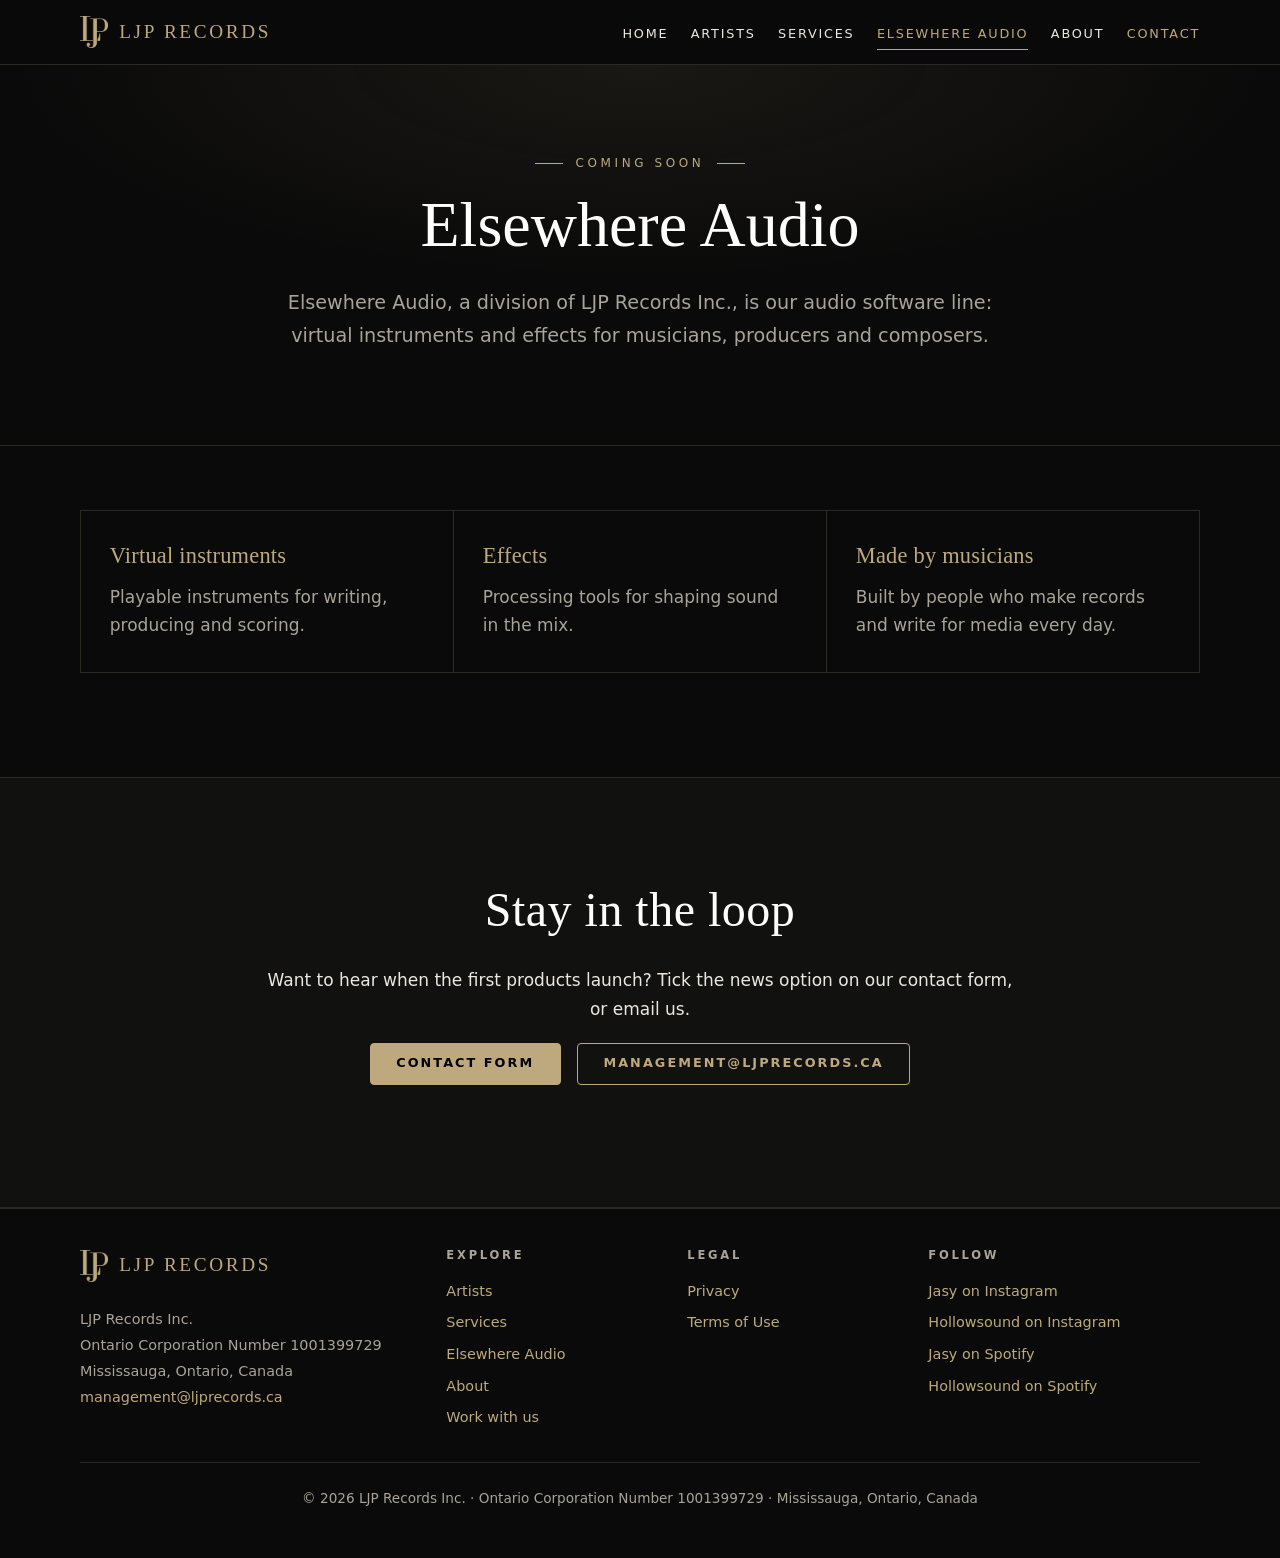
<file: elsewhere-audio.html>
<!DOCTYPE html>
<html lang="en-CA">
<head>
  <meta charset="utf-8">
  <meta name="viewport" content="width=device-width, initial-scale=1">
  <title>Elsewhere Audio | A division of LJP Records Inc.</title>
  <meta name="description" content="Elsewhere Audio, a division of LJP Records Inc., is our audio software line: virtual instruments and effects for musicians, producers and composers. Coming soon.">
  <!-- BEGIN:head -->
  <meta name="theme-color" content="#0a0a0a">
  <link rel="canonical" href="https://ljprecords.ca/elsewhere-audio.html">
  <meta property="og:type" content="website">
  <meta property="og:site_name" content="LJP Records">
  <meta property="og:title" content="Elsewhere Audio | A division of LJP Records Inc.">
  <meta property="og:description" content="Elsewhere Audio, a division of LJP Records Inc., is our audio software line: virtual instruments and effects for musicians, producers and composers. Coming soon.">
  <meta property="og:url" content="https://ljprecords.ca/elsewhere-audio.html">
  <meta property="og:image" content="https://ljprecords.ca/assets/img/og-image.jpg">
  <meta property="og:image:width" content="1200">
  <meta property="og:image:height" content="630">
  <meta property="og:image:alt" content="LJP Records logo: gold LJP monogram in a square frame on black">
  <meta property="og:locale" content="en_CA">
  <meta name="twitter:card" content="summary_large_image">
  <link rel="icon" href="/favicon.ico" sizes="48x48">
  <link rel="icon" type="image/png" sizes="96x96" href="/assets/img/icon-96.png">
  <link rel="icon" type="image/png" sizes="192x192" href="/assets/img/icon-192.png">
  <link rel="apple-touch-icon" href="/assets/img/icon-180.png">
  <link rel="manifest" href="./site.webmanifest">
  <link rel="stylesheet" href="./assets/css/style.css">
  <script>document.documentElement.classList.add('js');</script>
  <!-- END:head -->
  <script type="application/ld+json">
  {
    "@context": "https://schema.org",
    "@type": "Organization",
    "@id": "https://ljprecords.ca/elsewhere-audio.html#organization",
    "name": "Elsewhere Audio",
    "url": "https://ljprecords.ca/elsewhere-audio.html",
    "description": "Audio software division of LJP Records Inc.: virtual instruments and effects for musicians, producers and composers.",
    "parentOrganization": { "@type": "Organization", "@id": "https://ljprecords.ca/#organization", "name": "LJP Records Inc." },
    "email": "management@ljprecords.ca"
  }
  </script>
</head>
<body data-page="elsewhere">
  <!-- BEGIN:header -->
  <a class="skip-link" href="#main">Skip to content</a>
  <header class="site-header">
    <nav class="nav container" aria-label="Main">
      <a class="nav-brand" href="./" aria-label="LJP Records home">
        <img src="./assets/img/mark.png" alt="" width="28" height="32">
        <span>LJP Records</span>
      </a>
      <button class="nav-toggle" type="button" aria-expanded="false" aria-controls="nav-links">
        <span class="nav-toggle-bars" aria-hidden="true"></span>
        <span class="visually-hidden">Menu</span>
      </button>
      <ul class="nav-links" id="nav-links">
        <li><a href="./">Home</a></li>
        <li><a href="./artists.html">Artists</a></li>
        <li><a href="./services.html">Services</a></li>
        <li><a href="./elsewhere-audio.html" aria-current="page">Elsewhere Audio</a></li>
        <li><a href="./about.html">About</a></li>
        <li><a href="./contact.html" class="nav-cta">Contact</a></li>
      </ul>
    </nav>
  </header>
  <!-- END:header -->

  <main id="main">
    <section class="page-hero ea-hero">
      <div class="container narrow center">
        <p class="eyebrow">Coming soon</p>
        <h1>Elsewhere Audio</h1>
        <p class="lead">
          Elsewhere Audio, a division of LJP Records Inc., is our audio software line: virtual instruments and effects for musicians, producers and composers.
        </p>
      </div>
    </section>

    <section class="section section-tight">
      <div class="container">
        <div class="service-grid">
          <div class="service"><h2 class="service-title">Virtual instruments</h2><p>Playable instruments for writing, producing and scoring.</p></div>
          <div class="service"><h2 class="service-title">Effects</h2><p>Processing tools for shaping sound in the mix.</p></div>
          <div class="service"><h2 class="service-title">Made by musicians</h2><p>Built by people who make records and write for media every day.</p></div>
        </div>
        <!-- CONFIRM: Elsewhere Audio feature blurbs. Edit them freely. Plugin names, formats (VST3/AU/AAX) and platforms can be added at launch. -->
      </div>
    </section>

    <section class="section section-alt">
      <div class="container narrow center">
        <h2>Stay in the loop</h2>
        <p>Want to hear when the first products launch? Tick the news option on our contact form, or email us.</p>
        <p class="hero-actions"><a class="btn btn-gold" href="contact.html">Contact form</a> <a class="btn btn-ghost" href="mailto:management@ljprecords.ca">management@ljprecords.ca</a></p>
      </div>
    </section>
  </main>

  <!-- BEGIN:footer -->
  <footer class="site-footer">
    <div class="container footer-grid">
      <div class="footer-col footer-company">
        <a class="nav-brand" href="./" aria-label="LJP Records home">
          <img src="./assets/img/mark.png" alt="" width="28" height="32">
          <span>LJP Records</span>
        </a>
        <p>
          LJP Records Inc.<br>
          Ontario Corporation Number 1001399729<br>
          Mississauga, Ontario, Canada<br>
          <a href="mailto:management@ljprecords.ca">management@ljprecords.ca</a>
        </p>
      </div>
      <div class="footer-col">
        <h2 class="footer-heading">Explore</h2>
        <ul>
          <li><a href="./artists.html">Artists</a></li>
          <li><a href="./services.html">Services</a></li>
          <li><a href="./elsewhere-audio.html">Elsewhere Audio</a></li>
          <li><a href="./about.html">About</a></li>
          <li><a href="./contact.html">Work with us</a></li>
        </ul>
      </div>
      <div class="footer-col">
        <h2 class="footer-heading">Legal</h2>
        <ul>
          <li><a href="./privacy.html">Privacy</a></li>
          <li><a href="./terms.html">Terms of Use</a></li>
        </ul>
      </div>
      <div class="footer-col">
        <h2 class="footer-heading">Follow</h2>
        <!-- CONFIRM: Label social links. LJP Records' own accounts aren't known, so these link to the artists. Add the label's Instagram etc. in partials/footer.html, then run the sync script. -->
        <ul>
          <li><a href="https://www.instagram.com/jasylarumana/" rel="noopener" target="_blank">Jasy on Instagram<span class="visually-hidden"> (opens in a new tab)</span></a></li>
          <li><a href="https://www.instagram.com/hollowsoundband/" rel="noopener" target="_blank">Hollowsound on Instagram<span class="visually-hidden"> (opens in a new tab)</span></a></li>
          <li><a href="https://open.spotify.com/artist/3WVA0IDSVmQrOQ1MvbMLsJ" rel="noopener" target="_blank">Jasy on Spotify<span class="visually-hidden"> (opens in a new tab)</span></a></li>
          <li><a href="https://open.spotify.com/artist/32NcEduA1WUu1zl0mmGaZf" rel="noopener" target="_blank">Hollowsound on Spotify<span class="visually-hidden"> (opens in a new tab)</span></a></li>
        </ul>
      </div>
    </div>
    <p class="container legal">© 2026 LJP Records Inc. · Ontario Corporation Number 1001399729 · Mississauga, Ontario, Canada</p>
  </footer>
  <script src="./assets/js/main.js" defer></script>
  <!-- END:footer -->
</body>
</html>
</file>
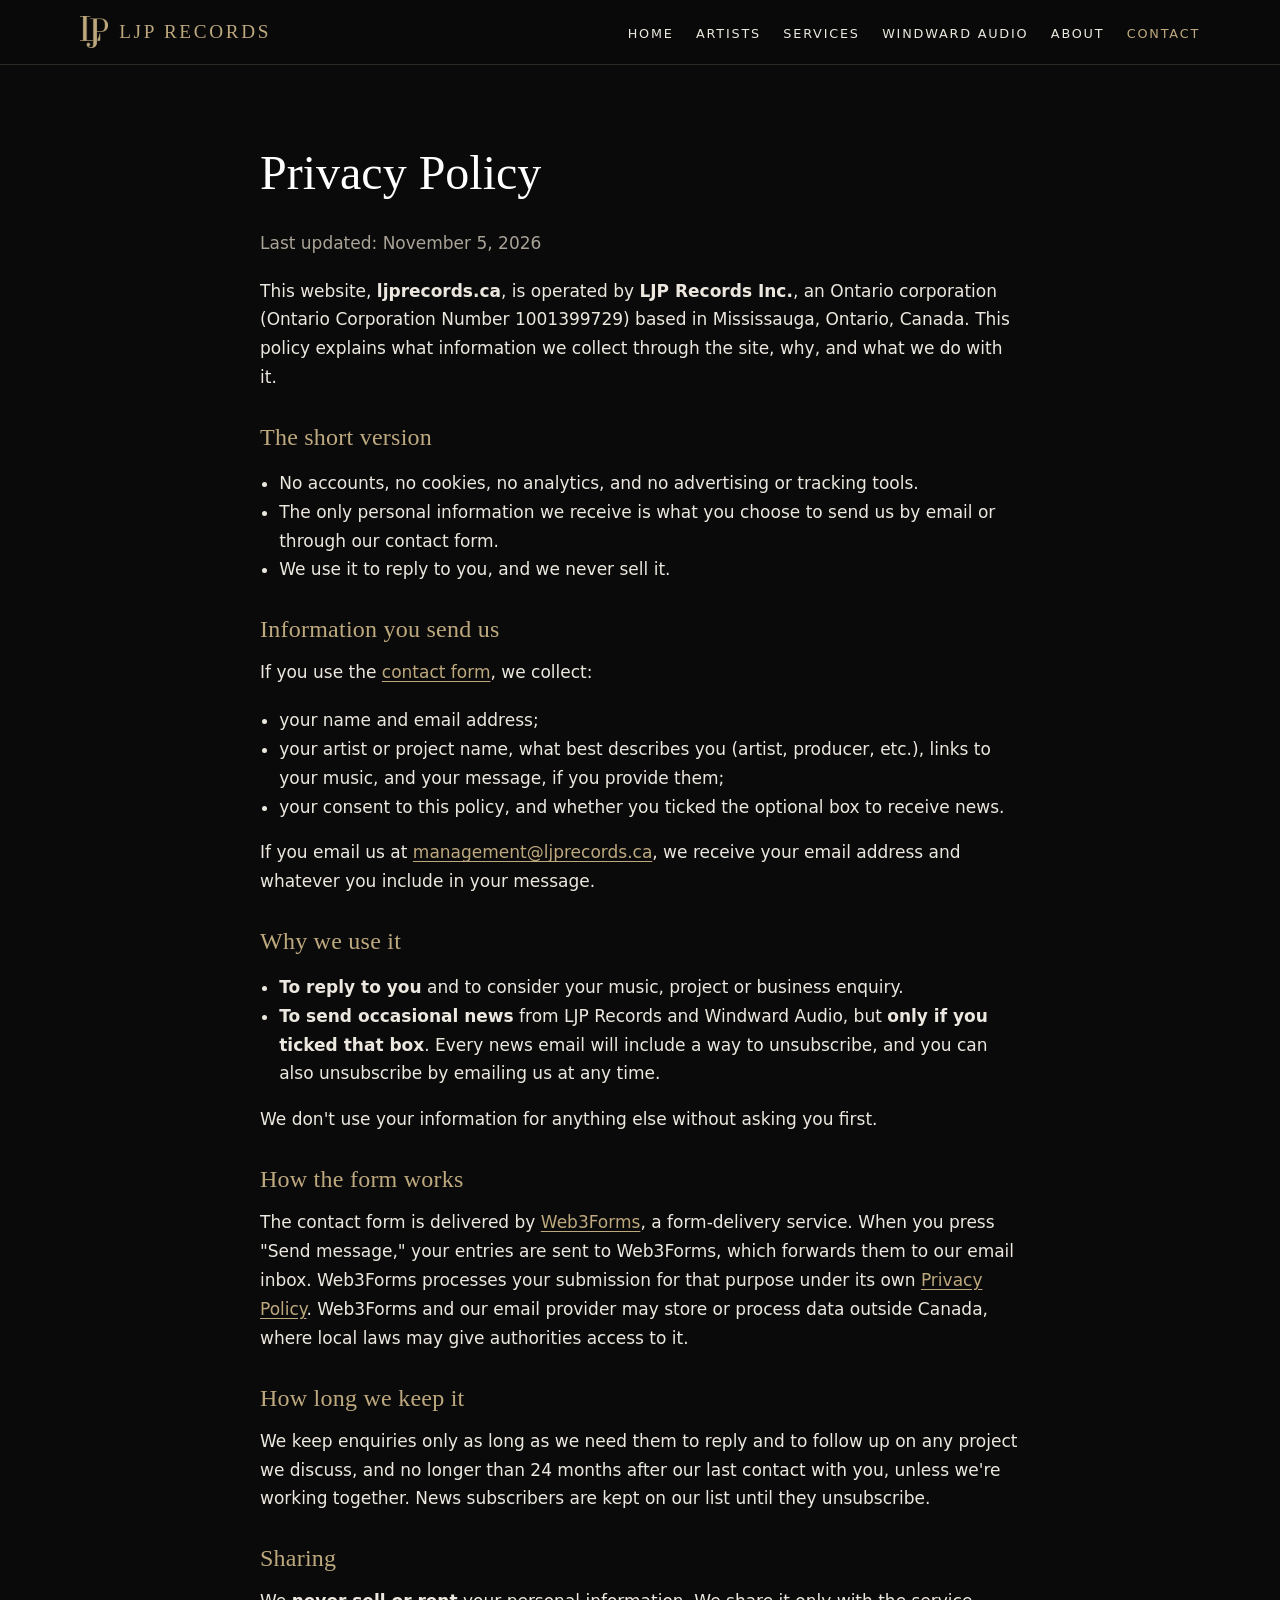
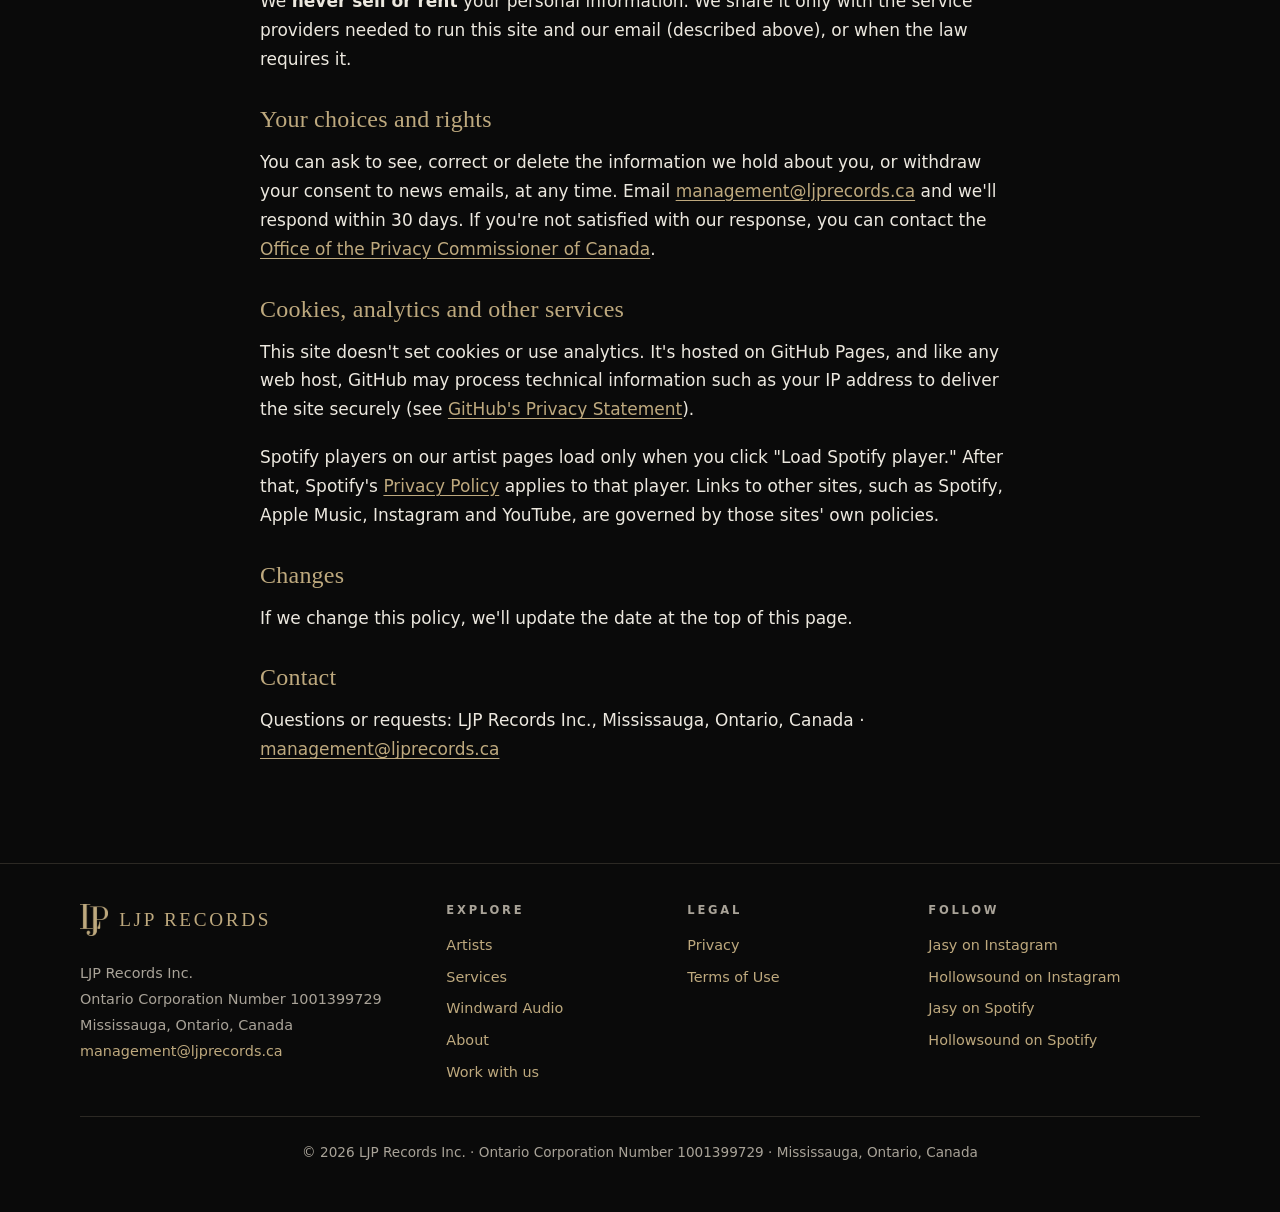
<file: privacy.html>
<!DOCTYPE html>
<html lang="en-CA">
<head>
  <meta charset="utf-8">
  <meta name="viewport" content="width=device-width, initial-scale=1">
  <title>Privacy Policy | LJP Records Inc.</title>
  <meta name="description" content="How LJP Records Inc. handles the information you send through ljprecords.ca: no accounts, cookies or tracking; contact form messages sent through Web3Forms; never sold.">
  <!-- BEGIN:head -->
  <meta name="theme-color" content="#0a0a0a">
  <link rel="canonical" href="https://ljprecords.ca/privacy.html">
  <meta property="og:type" content="website">
  <meta property="og:site_name" content="LJP Records">
  <meta property="og:title" content="Privacy Policy | LJP Records Inc.">
  <meta property="og:description" content="How LJP Records Inc. handles the information you send through ljprecords.ca: no accounts, cookies or tracking; contact form messages sent through Web3Forms; never sold.">
  <meta property="og:url" content="https://ljprecords.ca/privacy.html">
  <meta property="og:image" content="https://ljprecords.ca/assets/img/og-image.jpg">
  <meta property="og:image:width" content="1200">
  <meta property="og:image:height" content="630">
  <meta property="og:image:alt" content="LJP Records logo: gold LJP monogram in a square frame on black">
  <meta property="og:locale" content="en_CA">
  <meta name="twitter:card" content="summary_large_image">
  <link rel="icon" href="/favicon.ico" sizes="48x48">
  <link rel="icon" type="image/png" sizes="96x96" href="/assets/img/icon-96.png">
  <link rel="icon" type="image/png" sizes="192x192" href="/assets/img/icon-192.png">
  <link rel="apple-touch-icon" href="/assets/img/icon-180.png">
  <link rel="manifest" href="./site.webmanifest">
  <link rel="stylesheet" href="./assets/css/style.css">
  <script>document.documentElement.classList.add('js');</script>
  <!-- END:head -->
</head>
<body data-page="none">
  <!-- BEGIN:header -->
  <a class="skip-link" href="#main">Skip to content</a>
  <header class="site-header">
    <nav class="nav container" aria-label="Main">
      <a class="nav-brand" href="./" aria-label="LJP Records home">
        <img src="./assets/img/mark.png" alt="" width="28" height="32">
        <span>LJP Records</span>
      </a>
      <button class="nav-toggle" type="button" aria-expanded="false" aria-controls="nav-links">
        <span class="nav-toggle-bars" aria-hidden="true"></span>
        <span class="visually-hidden">Menu</span>
      </button>
      <ul class="nav-links" id="nav-links">
        <li><a href="./">Home</a></li>
        <li><a href="./artists.html">Artists</a></li>
        <li><a href="./services.html">Services</a></li>
        <li><a href="./windward-audio.html">Windward Audio</a></li>
        <li><a href="./about.html">About</a></li>
        <li><a href="./contact.html" class="nav-cta">Contact</a></li>
      </ul>
    </nav>
  </header>
  <!-- END:header -->

  <main id="main" class="container narrow prose">
    <h1>Privacy Policy</h1>
    <p class="muted">Last updated: November 5, 2026</p>

    <p>This website, <strong>ljprecords.ca</strong>, is operated by <strong>LJP Records Inc.</strong>, an Ontario corporation (Ontario Corporation Number 1001399729) based in Mississauga, Ontario, Canada. This policy explains what information we collect through the site, why, and what we do with it.</p>
    <!-- CONFIRM: Legal review. Have a lawyer check this policy against PIPEDA (and Quebec's Law 25 if you expect Quebec users). -->

    <h2>The short version</h2>
    <ul>
      <li>No accounts, no cookies, no analytics, and no advertising or tracking tools.</li>
      <li>The only personal information we receive is what you choose to send us by email or through our contact form.</li>
      <li>We use it to reply to you, and we never sell it.</li>
    </ul>

    <h2>Information you send us</h2>
    <p>If you use the <a href="contact.html">contact form</a>, we collect:</p>
    <ul>
      <li>your name and email address;</li>
      <li>your artist or project name, what best describes you (artist, producer, etc.), links to your music, and your message, if you provide them;</li>
      <li>your consent to this policy, and whether you ticked the optional box to receive news.</li>
    </ul>
    <p>If you email us at <a href="mailto:management@ljprecords.ca">management@ljprecords.ca</a>, we receive your email address and whatever you include in your message.</p>

    <h2>Why we use it</h2>
    <ul>
      <li><strong>To reply to you</strong> and to consider your music, project or business enquiry.</li>
      <li><strong>To send occasional news</strong> from LJP Records and Windward Audio, but <strong>only if you ticked that box</strong>. Every news email will include a way to unsubscribe, and you can also unsubscribe by emailing us at any time.</li>
    </ul>
    <p>We don't use your information for anything else without asking you first.</p>

    <h2>How the form works</h2>
    <p>The contact form is delivered by <a href="https://web3forms.com/" rel="noopener">Web3Forms</a>, a form-delivery service. When you press "Send message," your entries are sent to Web3Forms, which forwards them to our email inbox. Web3Forms processes your submission for that purpose under its own <a href="https://web3forms.com/privacy" rel="noopener">Privacy Policy</a>. Web3Forms and our email provider may store or process data outside Canada, where local laws may give authorities access to it.</p>
    <!-- CONFIRM: Service providers. Confirm Web3Forms is the form provider and name your email provider here if you want to (for example Google Workspace or Microsoft 365). -->

    <h2>How long we keep it</h2>
    <p>We keep enquiries only as long as we need them to reply and to follow up on any project we discuss, and no longer than 24 months after our last contact with you, unless we're working together. News subscribers are kept on our list until they unsubscribe.</p>
    <!-- CONFIRM: Retention period. 24 months is a placeholder; set the period you actually follow. -->

    <h2>Sharing</h2>
    <p>We <strong>never sell or rent</strong> your personal information. We share it only with the service providers needed to run this site and our email (described above), or when the law requires it.</p>

    <h2>Your choices and rights</h2>
    <p>You can ask to see, correct or delete the information we hold about you, or withdraw your consent to news emails, at any time. Email <a href="mailto:management@ljprecords.ca">management@ljprecords.ca</a> and we'll respond within 30 days. If you're not satisfied with our response, you can contact the <a href="https://www.priv.gc.ca/" rel="noopener">Office of the Privacy Commissioner of Canada</a>.</p>

    <h2>Cookies, analytics and other services</h2>
    <p>This site doesn't set cookies or use analytics. It's hosted on GitHub Pages, and like any web host, GitHub may process technical information such as your IP address to deliver the site securely (see <a href="https://docs.github.com/en/site-policy/privacy-policies/github-general-privacy-statement" rel="noopener">GitHub's Privacy Statement</a>).</p>
    <p>Spotify players on our artist pages load only when you click "Load Spotify player." After that, Spotify's <a href="https://www.spotify.com/ca-en/legal/privacy-policy/" rel="noopener">Privacy Policy</a> applies to that player. Links to other sites, such as Spotify, Apple Music, Instagram and YouTube, are governed by those sites' own policies.</p>

    <h2>Changes</h2>
    <p>If we change this policy, we'll update the date at the top of this page.</p>

    <h2>Contact</h2>
    <p>Questions or requests: LJP Records Inc., Mississauga, Ontario, Canada · <a href="mailto:management@ljprecords.ca">management@ljprecords.ca</a></p>
  </main>

  <!-- BEGIN:footer -->
  <footer class="site-footer">
    <div class="container footer-grid">
      <div class="footer-col footer-company">
        <a class="nav-brand" href="./" aria-label="LJP Records home">
          <img src="./assets/img/mark.png" alt="" width="28" height="32">
          <span>LJP Records</span>
        </a>
        <p>
          LJP Records Inc.<br>
          Ontario Corporation Number 1001399729<br>
          Mississauga, Ontario, Canada<br>
          <a href="mailto:management@ljprecords.ca">management@ljprecords.ca</a>
        </p>
      </div>
      <div class="footer-col">
        <h2 class="footer-heading">Explore</h2>
        <ul>
          <li><a href="./artists.html">Artists</a></li>
          <li><a href="./services.html">Services</a></li>
          <li><a href="./windward-audio.html">Windward Audio</a></li>
          <li><a href="./about.html">About</a></li>
          <li><a href="./contact.html">Work with us</a></li>
        </ul>
      </div>
      <div class="footer-col">
        <h2 class="footer-heading">Legal</h2>
        <ul>
          <li><a href="./privacy.html">Privacy</a></li>
          <li><a href="./terms.html">Terms of Use</a></li>
        </ul>
      </div>
      <div class="footer-col">
        <h2 class="footer-heading">Follow</h2>
        <!-- CONFIRM: Label social links. LJP Records' own accounts aren't known, so these link to the artists. Add the label's Instagram etc. in partials/footer.html, then run the sync script. -->
        <ul>
          <li><a href="https://www.instagram.com/jasylarumana/" rel="noopener" target="_blank">Jasy on Instagram<span class="visually-hidden"> (opens in a new tab)</span></a></li>
          <li><a href="https://www.instagram.com/hollowsoundband/" rel="noopener" target="_blank">Hollowsound on Instagram<span class="visually-hidden"> (opens in a new tab)</span></a></li>
          <li><a href="https://open.spotify.com/artist/3WVA0IDSVmQrOQ1MvbMLsJ" rel="noopener" target="_blank">Jasy on Spotify<span class="visually-hidden"> (opens in a new tab)</span></a></li>
          <li><a href="https://open.spotify.com/artist/32NcEduA1WUu1zl0mmGaZf" rel="noopener" target="_blank">Hollowsound on Spotify<span class="visually-hidden"> (opens in a new tab)</span></a></li>
        </ul>
      </div>
    </div>
    <p class="container legal">© 2026 LJP Records Inc. · Ontario Corporation Number 1001399729 · Mississauga, Ontario, Canada</p>
  </footer>
  <script src="./assets/js/main.js" defer></script>
  <!-- END:footer -->
</body>
</html>
</file>
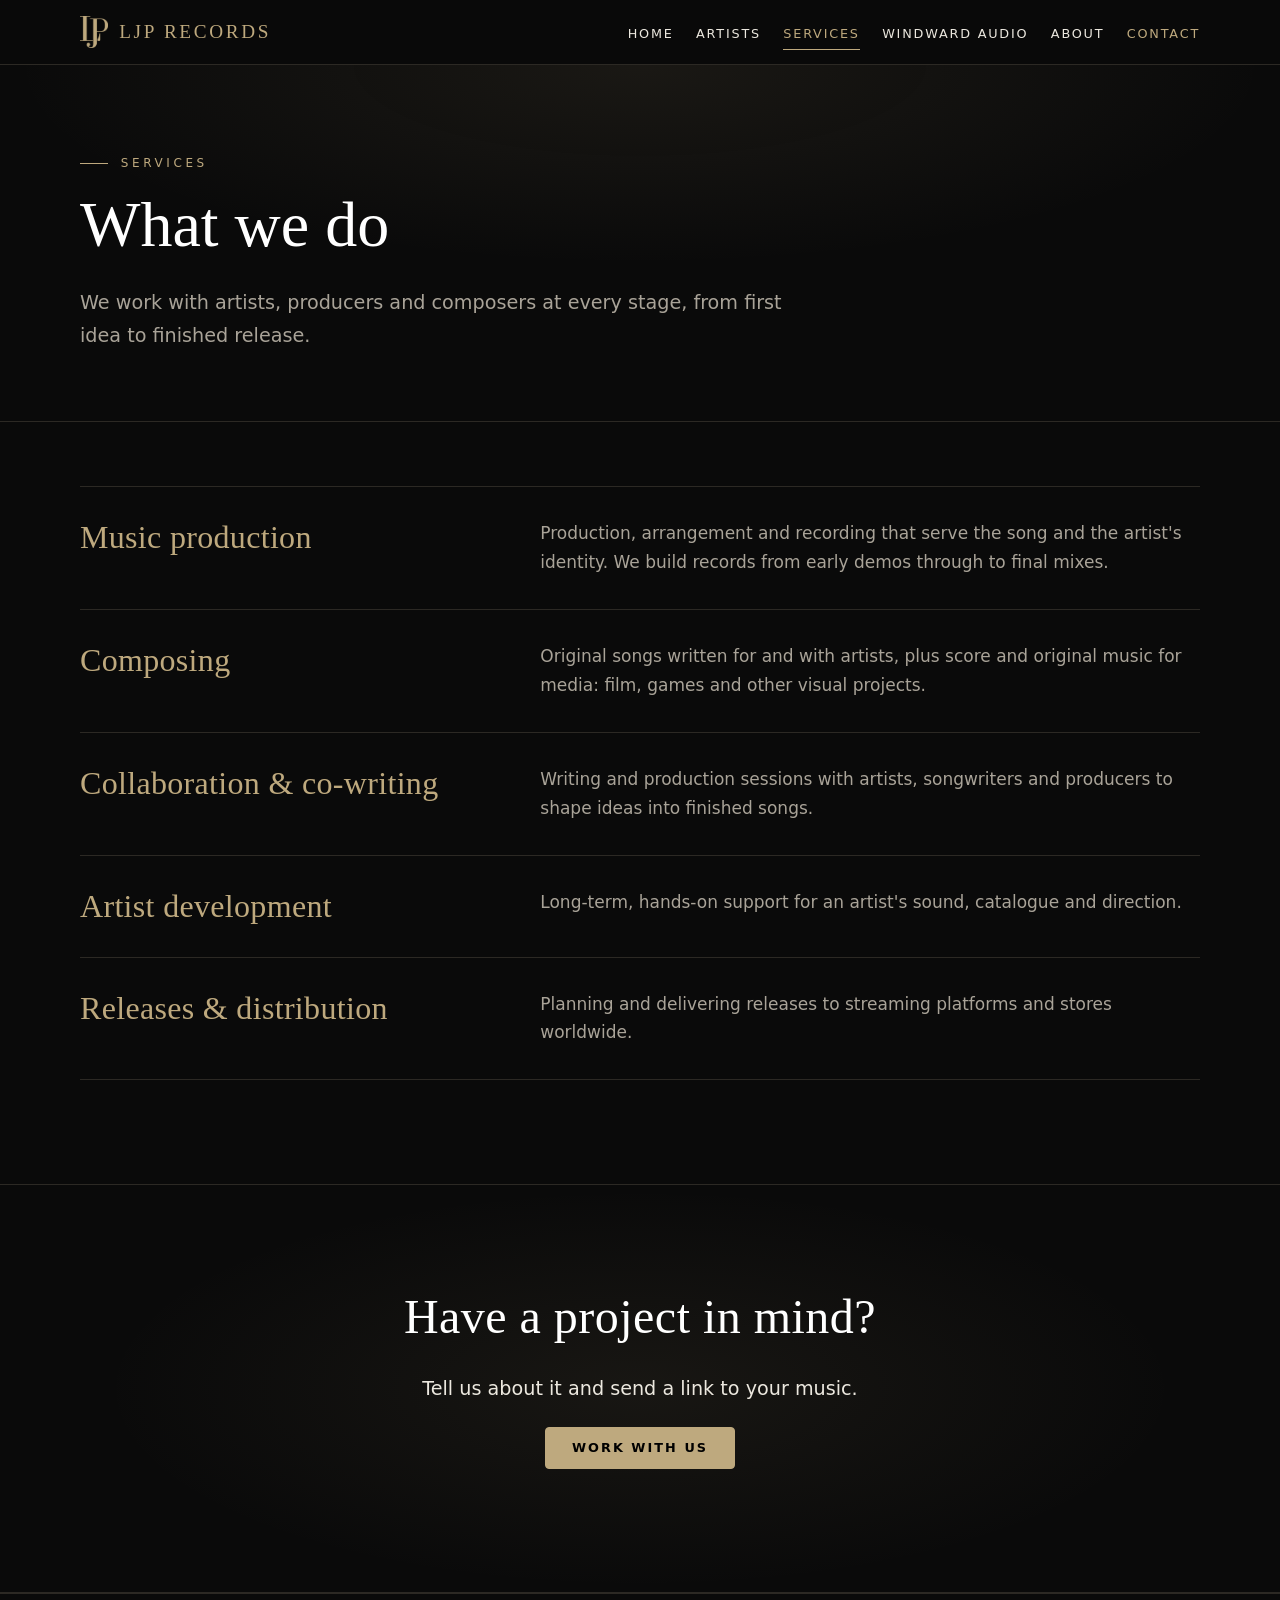
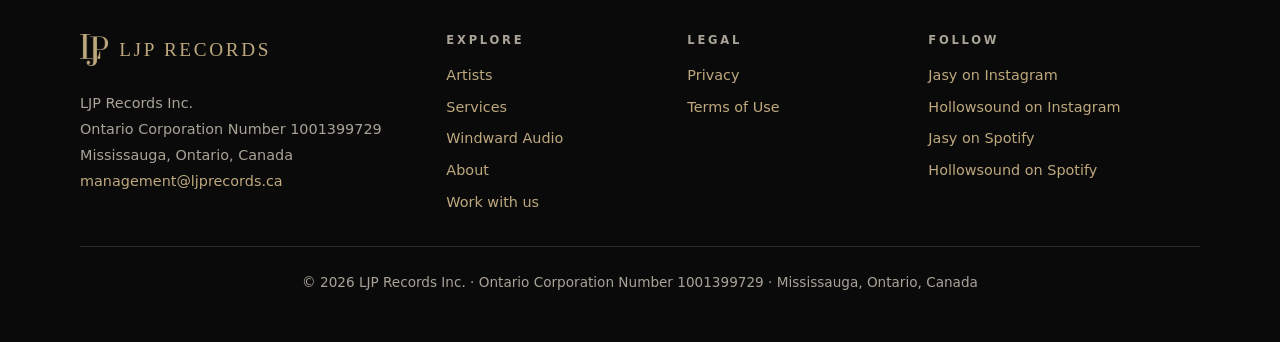
<file: services.html>
<!DOCTYPE html>
<html lang="en-CA">
<head>
  <meta charset="utf-8">
  <meta name="viewport" content="width=device-width, initial-scale=1">
  <title>Services | LJP Records</title>
  <meta name="description" content="Music production, composing for artists and media (film, games), collaboration and co-writing, artist development, and releases and distribution from LJP Records in Mississauga, Ontario.">
  <!-- BEGIN:head -->
  <meta name="theme-color" content="#0a0a0a">
  <link rel="canonical" href="https://ljprecords.ca/services.html">
  <meta property="og:type" content="website">
  <meta property="og:site_name" content="LJP Records">
  <meta property="og:title" content="Services | LJP Records">
  <meta property="og:description" content="Music production, composing for artists and media (film, games), collaboration and co-writing, artist development, and releases and distribution from LJP Records in Mississauga, Ontario.">
  <meta property="og:url" content="https://ljprecords.ca/services.html">
  <meta property="og:image" content="https://ljprecords.ca/assets/img/og-image.jpg">
  <meta property="og:image:width" content="1200">
  <meta property="og:image:height" content="630">
  <meta property="og:image:alt" content="LJP Records logo: gold LJP monogram in a square frame on black">
  <meta property="og:locale" content="en_CA">
  <meta name="twitter:card" content="summary_large_image">
  <link rel="icon" href="/favicon.ico" sizes="48x48">
  <link rel="icon" type="image/png" sizes="96x96" href="/assets/img/icon-96.png">
  <link rel="icon" type="image/png" sizes="192x192" href="/assets/img/icon-192.png">
  <link rel="apple-touch-icon" href="/assets/img/icon-180.png">
  <link rel="manifest" href="./site.webmanifest">
  <link rel="stylesheet" href="./assets/css/style.css">
  <script>document.documentElement.classList.add('js');</script>
  <!-- END:head -->
</head>
<body data-page="services">
  <!-- BEGIN:header -->
  <a class="skip-link" href="#main">Skip to content</a>
  <header class="site-header">
    <nav class="nav container" aria-label="Main">
      <a class="nav-brand" href="./" aria-label="LJP Records home">
        <img src="./assets/img/mark.png" alt="" width="28" height="32">
        <span>LJP Records</span>
      </a>
      <button class="nav-toggle" type="button" aria-expanded="false" aria-controls="nav-links">
        <span class="nav-toggle-bars" aria-hidden="true"></span>
        <span class="visually-hidden">Menu</span>
      </button>
      <ul class="nav-links" id="nav-links">
        <li><a href="./">Home</a></li>
        <li><a href="./artists.html">Artists</a></li>
        <li><a href="./services.html" aria-current="page">Services</a></li>
        <li><a href="./windward-audio.html">Windward Audio</a></li>
        <li><a href="./about.html">About</a></li>
        <li><a href="./contact.html" class="nav-cta">Contact</a></li>
      </ul>
    </nav>
  </header>
  <!-- END:header -->

  <main id="main">
    <section class="page-hero">
      <div class="container">
        <p class="eyebrow">Services</p>
        <h1>What we do</h1>
        <p class="lead">We work with artists, producers and composers at every stage, from first idea to finished release.</p>
      </div>
    </section>

    <section class="section section-tight">
      <div class="container">
        <!-- CONFIRM: Services list. These are written in general terms. Add, remove or reword to match what you actually offer. -->
        <div class="service-list">
          <article class="service-row" id="production">
            <h2>Music production</h2>
            <p>Production, arrangement and recording that serve the song and the artist's identity. We build records from early demos through to final mixes.</p>
            <!-- CONFIRM: "through to final mixes". Confirm whether you offer mixing and mastering in-house or through partners. -->
          </article>
          <article class="service-row" id="composing">
            <h2>Composing</h2>
            <p>Original songs written for and with artists, plus score and original music for media: film, games and other visual projects.</p>
            <!-- CONFIRM: Media composing. Confirm the media types you want to list (film, games, TV, advertising?) and whether to mention any past credits. -->
          </article>
          <article class="service-row" id="collaboration">
            <h2>Collaboration &amp; co-writing</h2>
            <p>Writing and production sessions with artists, songwriters and producers to shape ideas into finished songs.</p>
          </article>
          <article class="service-row" id="artist-development">
            <h2>Artist development</h2>
            <p>Long-term, hands-on support for an artist's sound, catalogue and direction.</p>
          </article>
          <article class="service-row" id="releases">
            <h2>Releases &amp; distribution</h2>
            <p>Planning and delivering releases to streaming platforms and stores worldwide.</p>
            <!-- CONFIRM: "worldwide" distribution. Confirm this matches your distribution setup. -->
          </article>
        </div>
      </div>
    </section>

    <section class="section section-alt cta">
      <div class="container narrow center">
        <h2>Have a project in mind?</h2>
        <p class="lead">Tell us about it and send a link to your music.</p>
        <p><a class="btn btn-gold" href="contact.html">Work with us</a></p>
      </div>
    </section>
  </main>

  <!-- BEGIN:footer -->
  <footer class="site-footer">
    <div class="container footer-grid">
      <div class="footer-col footer-company">
        <a class="nav-brand" href="./" aria-label="LJP Records home">
          <img src="./assets/img/mark.png" alt="" width="28" height="32">
          <span>LJP Records</span>
        </a>
        <p>
          LJP Records Inc.<br>
          Ontario Corporation Number 1001399729<br>
          Mississauga, Ontario, Canada<br>
          <a href="mailto:management@ljprecords.ca">management@ljprecords.ca</a>
        </p>
      </div>
      <div class="footer-col">
        <h2 class="footer-heading">Explore</h2>
        <ul>
          <li><a href="./artists.html">Artists</a></li>
          <li><a href="./services.html">Services</a></li>
          <li><a href="./windward-audio.html">Windward Audio</a></li>
          <li><a href="./about.html">About</a></li>
          <li><a href="./contact.html">Work with us</a></li>
        </ul>
      </div>
      <div class="footer-col">
        <h2 class="footer-heading">Legal</h2>
        <ul>
          <li><a href="./privacy.html">Privacy</a></li>
          <li><a href="./terms.html">Terms of Use</a></li>
        </ul>
      </div>
      <div class="footer-col">
        <h2 class="footer-heading">Follow</h2>
        <!-- CONFIRM: Label social links. LJP Records' own accounts aren't known, so these link to the artists. Add the label's Instagram etc. in partials/footer.html, then run the sync script. -->
        <ul>
          <li><a href="https://www.instagram.com/jasylarumana/" rel="noopener" target="_blank">Jasy on Instagram<span class="visually-hidden"> (opens in a new tab)</span></a></li>
          <li><a href="https://www.instagram.com/hollowsoundband/" rel="noopener" target="_blank">Hollowsound on Instagram<span class="visually-hidden"> (opens in a new tab)</span></a></li>
          <li><a href="https://open.spotify.com/artist/3WVA0IDSVmQrOQ1MvbMLsJ" rel="noopener" target="_blank">Jasy on Spotify<span class="visually-hidden"> (opens in a new tab)</span></a></li>
          <li><a href="https://open.spotify.com/artist/32NcEduA1WUu1zl0mmGaZf" rel="noopener" target="_blank">Hollowsound on Spotify<span class="visually-hidden"> (opens in a new tab)</span></a></li>
        </ul>
      </div>
    </div>
    <p class="container legal">© 2026 LJP Records Inc. · Ontario Corporation Number 1001399729 · Mississauga, Ontario, Canada</p>
  </footer>
  <script src="./assets/js/main.js" defer></script>
  <!-- END:footer -->
</body>
</html>
</file>
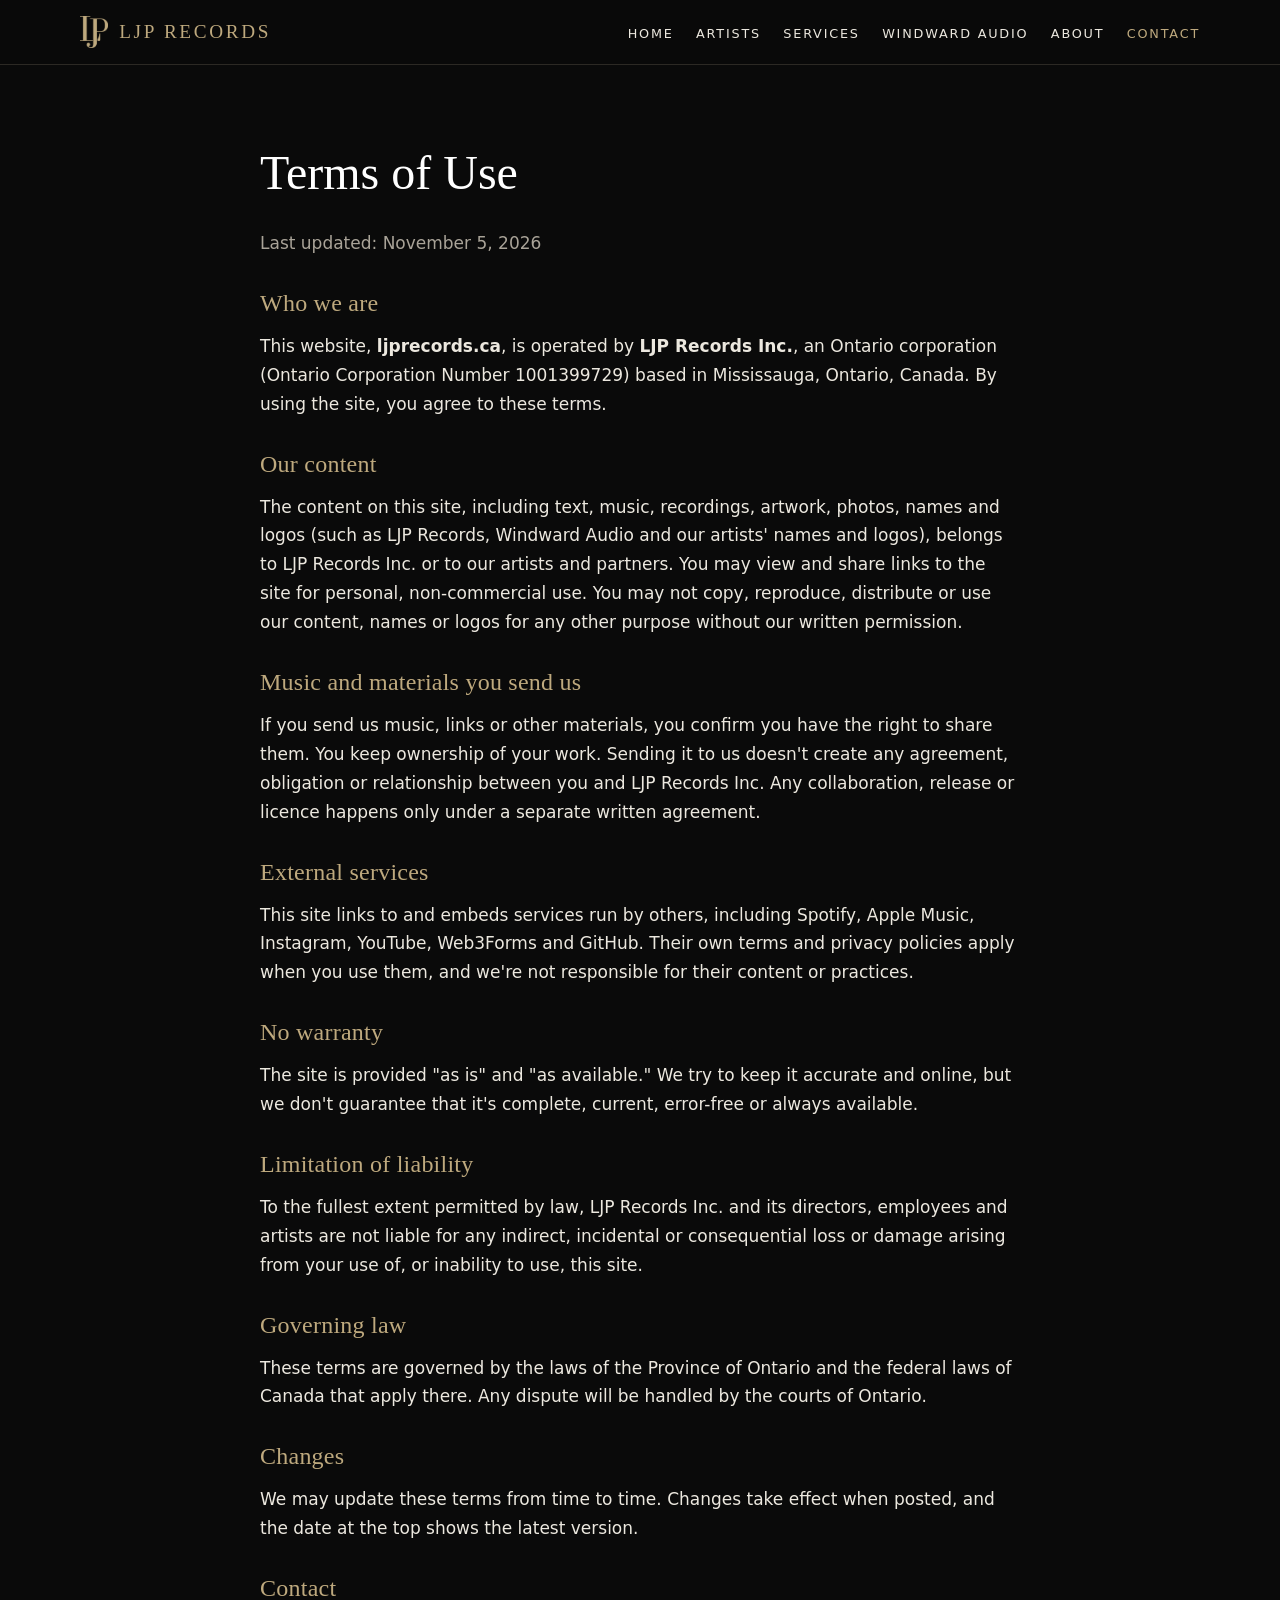
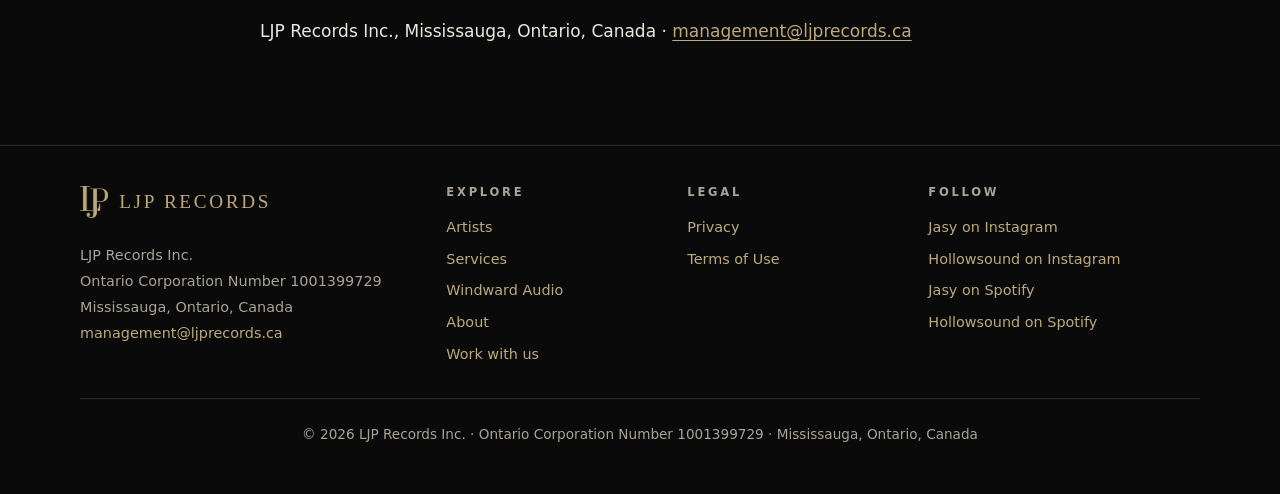
<file: terms.html>
<!DOCTYPE html>
<html lang="en-CA">
<head>
  <meta charset="utf-8">
  <meta name="viewport" content="width=device-width, initial-scale=1">
  <title>Terms of Use | LJP Records Inc.</title>
  <meta name="description" content="Terms of Use for ljprecords.ca, operated by LJP Records Inc., Mississauga, Ontario, Canada.">
  <!-- BEGIN:head -->
  <meta name="theme-color" content="#0a0a0a">
  <link rel="canonical" href="https://ljprecords.ca/terms.html">
  <meta property="og:type" content="website">
  <meta property="og:site_name" content="LJP Records">
  <meta property="og:title" content="Terms of Use | LJP Records Inc.">
  <meta property="og:description" content="Terms of Use for ljprecords.ca, operated by LJP Records Inc., Mississauga, Ontario, Canada.">
  <meta property="og:url" content="https://ljprecords.ca/terms.html">
  <meta property="og:image" content="https://ljprecords.ca/assets/img/og-image.jpg">
  <meta property="og:image:width" content="1200">
  <meta property="og:image:height" content="630">
  <meta property="og:image:alt" content="LJP Records logo: gold LJP monogram in a square frame on black">
  <meta property="og:locale" content="en_CA">
  <meta name="twitter:card" content="summary_large_image">
  <link rel="icon" href="/favicon.ico" sizes="48x48">
  <link rel="icon" type="image/png" sizes="96x96" href="/assets/img/icon-96.png">
  <link rel="icon" type="image/png" sizes="192x192" href="/assets/img/icon-192.png">
  <link rel="apple-touch-icon" href="/assets/img/icon-180.png">
  <link rel="manifest" href="./site.webmanifest">
  <link rel="stylesheet" href="./assets/css/style.css">
  <script>document.documentElement.classList.add('js');</script>
  <!-- END:head -->
</head>
<body data-page="none">
  <!-- BEGIN:header -->
  <a class="skip-link" href="#main">Skip to content</a>
  <header class="site-header">
    <nav class="nav container" aria-label="Main">
      <a class="nav-brand" href="./" aria-label="LJP Records home">
        <img src="./assets/img/mark.png" alt="" width="28" height="32">
        <span>LJP Records</span>
      </a>
      <button class="nav-toggle" type="button" aria-expanded="false" aria-controls="nav-links">
        <span class="nav-toggle-bars" aria-hidden="true"></span>
        <span class="visually-hidden">Menu</span>
      </button>
      <ul class="nav-links" id="nav-links">
        <li><a href="./">Home</a></li>
        <li><a href="./artists.html">Artists</a></li>
        <li><a href="./services.html">Services</a></li>
        <li><a href="./windward-audio.html">Windward Audio</a></li>
        <li><a href="./about.html">About</a></li>
        <li><a href="./contact.html" class="nav-cta">Contact</a></li>
      </ul>
    </nav>
  </header>
  <!-- END:header -->

  <main id="main" class="container narrow prose">
    <h1>Terms of Use</h1>
    <p class="muted">Last updated: November 5, 2026</p>
    <!-- CONFIRM: Legal review. These are short, plain-language terms. Have a lawyer review the whole page, especially the liability, submissions and governing-law sections. -->

    <h2>Who we are</h2>
    <p>This website, <strong>ljprecords.ca</strong>, is operated by <strong>LJP Records Inc.</strong>, an Ontario corporation (Ontario Corporation Number 1001399729) based in Mississauga, Ontario, Canada. By using the site, you agree to these terms.</p>

    <h2>Our content</h2>
    <p>The content on this site, including text, music, recordings, artwork, photos, names and logos (such as LJP Records, Windward Audio and our artists' names and logos), belongs to LJP Records Inc. or to our artists and partners. You may view and share links to the site for personal, non-commercial use. You may not copy, reproduce, distribute or use our content, names or logos for any other purpose without our written permission.</p>

    <h2>Music and materials you send us</h2>
    <p>If you send us music, links or other materials, you confirm you have the right to share them. You keep ownership of your work. Sending it to us doesn't create any agreement, obligation or relationship between you and LJP Records Inc. Any collaboration, release or licence happens only under a separate written agreement.</p>
    <!-- CONFIRM: Submissions clause. A lawyer should check this, in particular how to handle similar ideas or songs you may already be working on. -->

    <h2>External services</h2>
    <p>This site links to and embeds services run by others, including Spotify, Apple Music, Instagram, YouTube, Web3Forms and GitHub. Their own terms and privacy policies apply when you use them, and we're not responsible for their content or practices.</p>

    <h2>No warranty</h2>
    <p>The site is provided "as is" and "as available." We try to keep it accurate and online, but we don't guarantee that it's complete, current, error-free or always available.</p>

    <h2>Limitation of liability</h2>
    <p>To the fullest extent permitted by law, LJP Records Inc. and its directors, employees and artists are not liable for any indirect, incidental or consequential loss or damage arising from your use of, or inability to use, this site.</p>

    <h2>Governing law</h2>
    <p>These terms are governed by the laws of the Province of Ontario and the federal laws of Canada that apply there. Any dispute will be handled by the courts of Ontario.</p>
    <!-- CONFIRM: Governing law and venue. Confirm "courts of Ontario" (or a specific judicial region) with your lawyer. -->

    <h2>Changes</h2>
    <p>We may update these terms from time to time. Changes take effect when posted, and the date at the top shows the latest version.</p>

    <h2>Contact</h2>
    <p>LJP Records Inc., Mississauga, Ontario, Canada · <a href="mailto:management@ljprecords.ca">management@ljprecords.ca</a></p>
  </main>

  <!-- BEGIN:footer -->
  <footer class="site-footer">
    <div class="container footer-grid">
      <div class="footer-col footer-company">
        <a class="nav-brand" href="./" aria-label="LJP Records home">
          <img src="./assets/img/mark.png" alt="" width="28" height="32">
          <span>LJP Records</span>
        </a>
        <p>
          LJP Records Inc.<br>
          Ontario Corporation Number 1001399729<br>
          Mississauga, Ontario, Canada<br>
          <a href="mailto:management@ljprecords.ca">management@ljprecords.ca</a>
        </p>
      </div>
      <div class="footer-col">
        <h2 class="footer-heading">Explore</h2>
        <ul>
          <li><a href="./artists.html">Artists</a></li>
          <li><a href="./services.html">Services</a></li>
          <li><a href="./windward-audio.html">Windward Audio</a></li>
          <li><a href="./about.html">About</a></li>
          <li><a href="./contact.html">Work with us</a></li>
        </ul>
      </div>
      <div class="footer-col">
        <h2 class="footer-heading">Legal</h2>
        <ul>
          <li><a href="./privacy.html">Privacy</a></li>
          <li><a href="./terms.html">Terms of Use</a></li>
        </ul>
      </div>
      <div class="footer-col">
        <h2 class="footer-heading">Follow</h2>
        <!-- CONFIRM: Label social links. LJP Records' own accounts aren't known, so these link to the artists. Add the label's Instagram etc. in partials/footer.html, then run the sync script. -->
        <ul>
          <li><a href="https://www.instagram.com/jasylarumana/" rel="noopener" target="_blank">Jasy on Instagram<span class="visually-hidden"> (opens in a new tab)</span></a></li>
          <li><a href="https://www.instagram.com/hollowsoundband/" rel="noopener" target="_blank">Hollowsound on Instagram<span class="visually-hidden"> (opens in a new tab)</span></a></li>
          <li><a href="https://open.spotify.com/artist/3WVA0IDSVmQrOQ1MvbMLsJ" rel="noopener" target="_blank">Jasy on Spotify<span class="visually-hidden"> (opens in a new tab)</span></a></li>
          <li><a href="https://open.spotify.com/artist/32NcEduA1WUu1zl0mmGaZf" rel="noopener" target="_blank">Hollowsound on Spotify<span class="visually-hidden"> (opens in a new tab)</span></a></li>
        </ul>
      </div>
    </div>
    <p class="container legal">© 2026 LJP Records Inc. · Ontario Corporation Number 1001399729 · Mississauga, Ontario, Canada</p>
  </footer>
  <script src="./assets/js/main.js" defer></script>
  <!-- END:footer -->
</body>
</html>
</file>
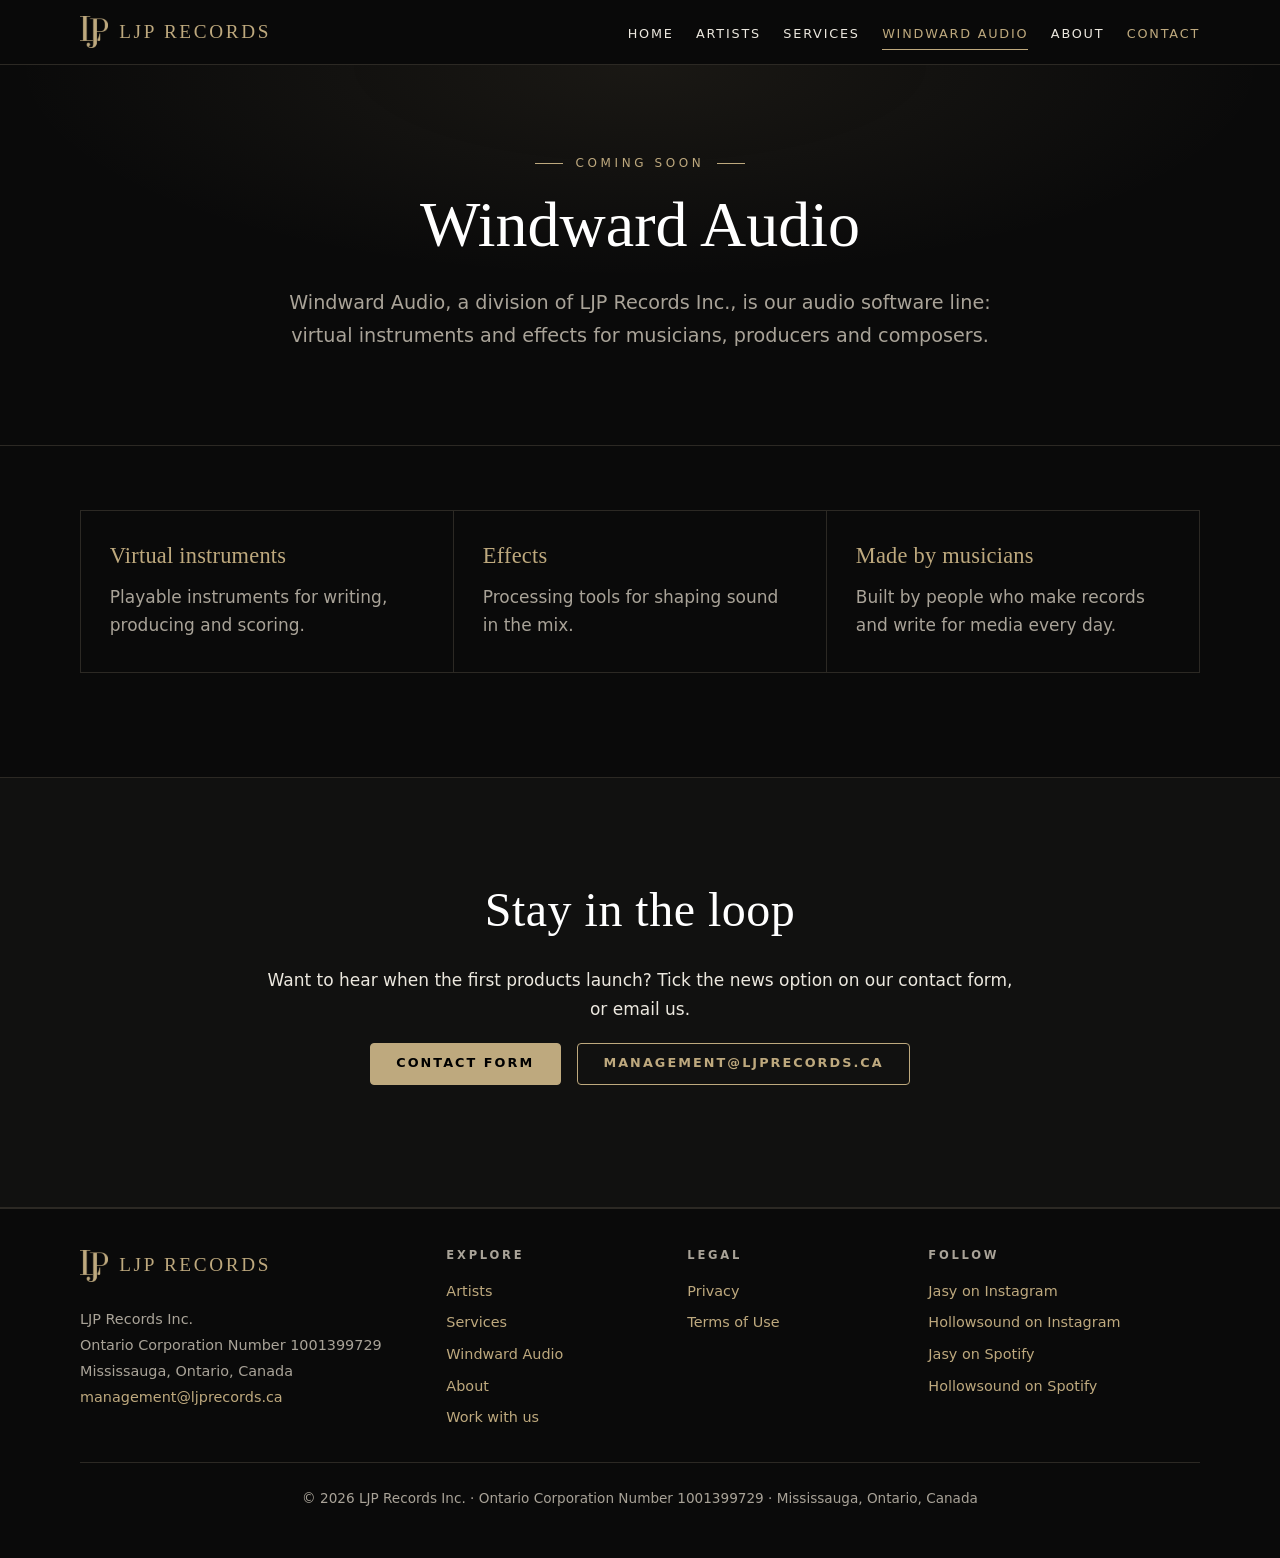
<file: windward-audio.html>
<!DOCTYPE html>
<html lang="en-CA">
<head>
  <meta charset="utf-8">
  <meta name="viewport" content="width=device-width, initial-scale=1">
  <title>Windward Audio | A division of LJP Records Inc.</title>
  <meta name="description" content="Windward Audio, a division of LJP Records Inc., is our audio software line: virtual instruments and effects for musicians, producers and composers. Coming soon.">
  <!-- BEGIN:head -->
  <meta name="theme-color" content="#0a0a0a">
  <link rel="canonical" href="https://ljprecords.ca/windward-audio.html">
  <meta property="og:type" content="website">
  <meta property="og:site_name" content="LJP Records">
  <meta property="og:title" content="Windward Audio | A division of LJP Records Inc.">
  <meta property="og:description" content="Windward Audio, a division of LJP Records Inc., is our audio software line: virtual instruments and effects for musicians, producers and composers. Coming soon.">
  <meta property="og:url" content="https://ljprecords.ca/windward-audio.html">
  <meta property="og:image" content="https://ljprecords.ca/assets/img/og-image.jpg">
  <meta property="og:image:width" content="1200">
  <meta property="og:image:height" content="630">
  <meta property="og:image:alt" content="LJP Records logo: gold LJP monogram in a square frame on black">
  <meta property="og:locale" content="en_CA">
  <meta name="twitter:card" content="summary_large_image">
  <link rel="icon" href="/favicon.ico" sizes="48x48">
  <link rel="icon" type="image/png" sizes="96x96" href="/assets/img/icon-96.png">
  <link rel="icon" type="image/png" sizes="192x192" href="/assets/img/icon-192.png">
  <link rel="apple-touch-icon" href="/assets/img/icon-180.png">
  <link rel="manifest" href="./site.webmanifest">
  <link rel="stylesheet" href="./assets/css/style.css">
  <script>document.documentElement.classList.add('js');</script>
  <!-- END:head -->
  <script type="application/ld+json">
  {
    "@context": "https://schema.org",
    "@type": "Organization",
    "@id": "https://ljprecords.ca/windward-audio.html#organization",
    "name": "Windward Audio",
    "url": "https://ljprecords.ca/windward-audio.html",
    "description": "Audio software division of LJP Records Inc.: virtual instruments and effects for musicians, producers and composers.",
    "parentOrganization": { "@type": "Organization", "@id": "https://ljprecords.ca/#organization", "name": "LJP Records Inc." },
    "email": "management@ljprecords.ca"
  }
  </script>
</head>
<body data-page="windward">
  <!-- BEGIN:header -->
  <a class="skip-link" href="#main">Skip to content</a>
  <header class="site-header">
    <nav class="nav container" aria-label="Main">
      <a class="nav-brand" href="./" aria-label="LJP Records home">
        <img src="./assets/img/mark.png" alt="" width="28" height="32">
        <span>LJP Records</span>
      </a>
      <button class="nav-toggle" type="button" aria-expanded="false" aria-controls="nav-links">
        <span class="nav-toggle-bars" aria-hidden="true"></span>
        <span class="visually-hidden">Menu</span>
      </button>
      <ul class="nav-links" id="nav-links">
        <li><a href="./">Home</a></li>
        <li><a href="./artists.html">Artists</a></li>
        <li><a href="./services.html">Services</a></li>
        <li><a href="./windward-audio.html" aria-current="page">Windward Audio</a></li>
        <li><a href="./about.html">About</a></li>
        <li><a href="./contact.html" class="nav-cta">Contact</a></li>
      </ul>
    </nav>
  </header>
  <!-- END:header -->

  <main id="main">
    <section class="page-hero ea-hero">
      <div class="container narrow center">
        <p class="eyebrow">Coming soon</p>
        <h1>Windward Audio</h1>
        <p class="lead">
          Windward Audio, a division of LJP Records Inc., is our audio software line: virtual instruments and effects for musicians, producers and composers.
        </p>
      </div>
    </section>

    <section class="section section-tight">
      <div class="container">
        <div class="service-grid">
          <div class="service"><h2 class="service-title">Virtual instruments</h2><p>Playable instruments for writing, producing and scoring.</p></div>
          <div class="service"><h2 class="service-title">Effects</h2><p>Processing tools for shaping sound in the mix.</p></div>
          <div class="service"><h2 class="service-title">Made by musicians</h2><p>Built by people who make records and write for media every day.</p></div>
        </div>
        <!-- CONFIRM: Windward Audio feature blurbs. Edit them freely. Plugin names, formats (VST3/AU/AAX) and platforms can be added at launch. -->
      </div>
    </section>

    <section class="section section-alt">
      <div class="container narrow center">
        <h2>Stay in the loop</h2>
        <p>Want to hear when the first products launch? Tick the news option on our contact form, or email us.</p>
        <p class="hero-actions"><a class="btn btn-gold" href="contact.html">Contact form</a> <a class="btn btn-ghost" href="mailto:management@ljprecords.ca">management@ljprecords.ca</a></p>
      </div>
    </section>
  </main>

  <!-- BEGIN:footer -->
  <footer class="site-footer">
    <div class="container footer-grid">
      <div class="footer-col footer-company">
        <a class="nav-brand" href="./" aria-label="LJP Records home">
          <img src="./assets/img/mark.png" alt="" width="28" height="32">
          <span>LJP Records</span>
        </a>
        <p>
          LJP Records Inc.<br>
          Ontario Corporation Number 1001399729<br>
          Mississauga, Ontario, Canada<br>
          <a href="mailto:management@ljprecords.ca">management@ljprecords.ca</a>
        </p>
      </div>
      <div class="footer-col">
        <h2 class="footer-heading">Explore</h2>
        <ul>
          <li><a href="./artists.html">Artists</a></li>
          <li><a href="./services.html">Services</a></li>
          <li><a href="./windward-audio.html">Windward Audio</a></li>
          <li><a href="./about.html">About</a></li>
          <li><a href="./contact.html">Work with us</a></li>
        </ul>
      </div>
      <div class="footer-col">
        <h2 class="footer-heading">Legal</h2>
        <ul>
          <li><a href="./privacy.html">Privacy</a></li>
          <li><a href="./terms.html">Terms of Use</a></li>
        </ul>
      </div>
      <div class="footer-col">
        <h2 class="footer-heading">Follow</h2>
        <!-- CONFIRM: Label social links. LJP Records' own accounts aren't known, so these link to the artists. Add the label's Instagram etc. in partials/footer.html, then run the sync script. -->
        <ul>
          <li><a href="https://www.instagram.com/jasylarumana/" rel="noopener" target="_blank">Jasy on Instagram<span class="visually-hidden"> (opens in a new tab)</span></a></li>
          <li><a href="https://www.instagram.com/hollowsoundband/" rel="noopener" target="_blank">Hollowsound on Instagram<span class="visually-hidden"> (opens in a new tab)</span></a></li>
          <li><a href="https://open.spotify.com/artist/3WVA0IDSVmQrOQ1MvbMLsJ" rel="noopener" target="_blank">Jasy on Spotify<span class="visually-hidden"> (opens in a new tab)</span></a></li>
          <li><a href="https://open.spotify.com/artist/32NcEduA1WUu1zl0mmGaZf" rel="noopener" target="_blank">Hollowsound on Spotify<span class="visually-hidden"> (opens in a new tab)</span></a></li>
        </ul>
      </div>
    </div>
    <p class="container legal">© 2026 LJP Records Inc. · Ontario Corporation Number 1001399729 · Mississauga, Ontario, Canada</p>
  </footer>
  <script src="./assets/js/main.js" defer></script>
  <!-- END:footer -->
</body>
</html>
</file>
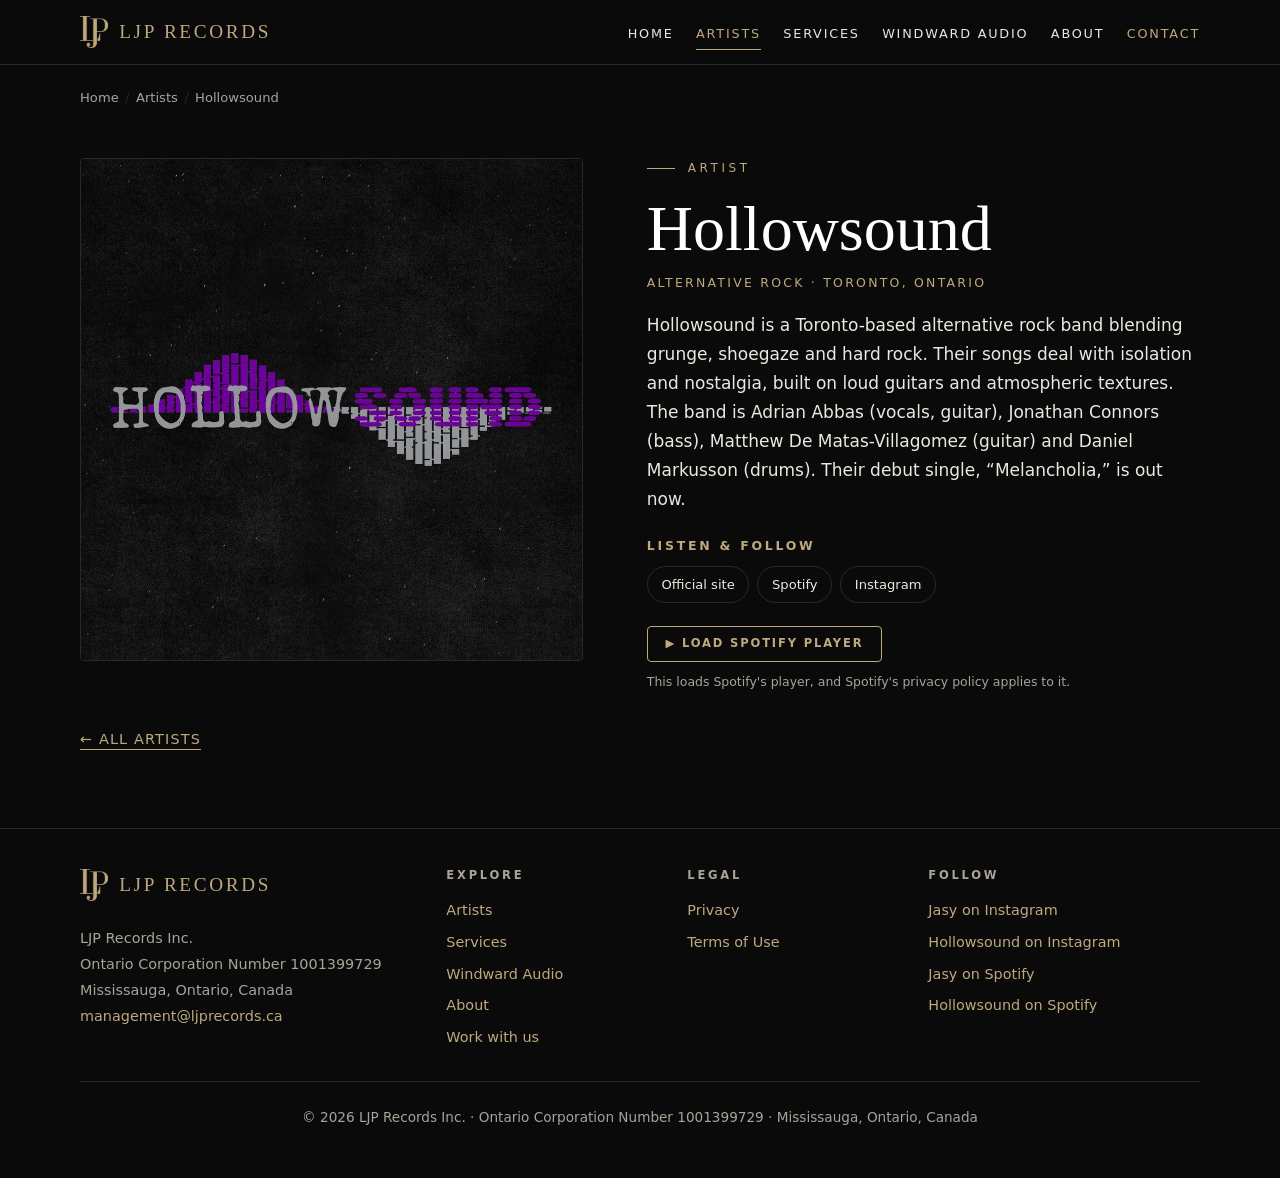
<file: artists/hollowsound.html>
<!DOCTYPE html>
<html lang="en-CA">
<head>
  <meta charset="utf-8">
  <meta name="viewport" content="width=device-width, initial-scale=1">
  <title>Hollowsound | LJP Records</title>
  <meta name="description" content="Hollowsound is a Toronto alternative rock band blending grunge, shoegaze and hard rock. Debut single “Melancholia” out now.">
  <!-- BEGIN:head -->
  <meta name="theme-color" content="#0a0a0a">
  <link rel="canonical" href="https://ljprecords.ca/artists/hollowsound.html">
  <meta property="og:type" content="website">
  <meta property="og:site_name" content="LJP Records">
  <meta property="og:title" content="Hollowsound | LJP Records">
  <meta property="og:description" content="Hollowsound is a Toronto alternative rock band blending grunge, shoegaze and hard rock. Debut single “Melancholia” out now.">
  <meta property="og:url" content="https://ljprecords.ca/artists/hollowsound.html">
  <meta property="og:image" content="https://ljprecords.ca/assets/img/og-image.jpg">
  <meta property="og:image:width" content="1200">
  <meta property="og:image:height" content="630">
  <meta property="og:image:alt" content="LJP Records logo: gold LJP monogram in a square frame on black">
  <meta property="og:locale" content="en_CA">
  <meta name="twitter:card" content="summary_large_image">
  <link rel="icon" href="/favicon.ico" sizes="48x48">
  <link rel="icon" type="image/png" sizes="96x96" href="/assets/img/icon-96.png">
  <link rel="icon" type="image/png" sizes="192x192" href="/assets/img/icon-192.png">
  <link rel="apple-touch-icon" href="/assets/img/icon-180.png">
  <link rel="manifest" href="../site.webmanifest">
  <link rel="stylesheet" href="../assets/css/style.css">
  <script>document.documentElement.classList.add('js');</script>
  <!-- END:head -->
  <script type="application/ld+json">
  {
    "@context": "https://schema.org",
    "@type": "MusicGroup",
    "name": "Hollowsound",
    "url": "https://ljprecords.ca/artists/hollowsound.html",
    "genre": ["Alternative rock", "Grunge", "Shoegaze"],
    "foundingLocation": { "@type": "Place", "name": "Toronto, Ontario, Canada" },
    "member": [
      { "@type": "Person", "name": "Adrian Abbas", "roleName": "Vocals, guitar" },
      { "@type": "Person", "name": "Jonathan Connors", "roleName": "Bass" },
      { "@type": "Person", "name": "Matthew De Matas-Villagomez", "roleName": "Guitar" },
      { "@type": "Person", "name": "Daniel Markusson", "roleName": "Drums" }
    ],
    "sameAs": [
      "https://hollow-sound.com/",
      "https://open.spotify.com/artist/32NcEduA1WUu1zl0mmGaZf",
      "https://www.instagram.com/hollowsoundband/"
    ]
  }
  </script>
</head>
<body data-page="artists">
  <!-- BEGIN:header -->
  <a class="skip-link" href="#main">Skip to content</a>
  <header class="site-header">
    <nav class="nav container" aria-label="Main">
      <a class="nav-brand" href="../" aria-label="LJP Records home">
        <img src="../assets/img/mark.png" alt="" width="28" height="32">
        <span>LJP Records</span>
      </a>
      <button class="nav-toggle" type="button" aria-expanded="false" aria-controls="nav-links">
        <span class="nav-toggle-bars" aria-hidden="true"></span>
        <span class="visually-hidden">Menu</span>
      </button>
      <ul class="nav-links" id="nav-links">
        <li><a href="../">Home</a></li>
        <li><a href="../artists.html" aria-current="page">Artists</a></li>
        <li><a href="../services.html">Services</a></li>
        <li><a href="../windward-audio.html">Windward Audio</a></li>
        <li><a href="../about.html">About</a></li>
        <li><a href="../contact.html" class="nav-cta">Contact</a></li>
      </ul>
    </nav>
  </header>
  <!-- END:header -->

  <main id="main">
    <nav class="breadcrumb container" aria-label="Breadcrumb">
      <ol>
        <li><a href="../">Home</a></li>
        <li><a href="../artists.html">Artists</a></li>
        <li><span aria-current="page">Hollowsound</span></li>
      </ol>
    </nav>

    <article class="artist-page container">
      <div class="artist-page-media">
        <!-- Photo: to show a photo instead of the logo, add assets/photos/hollowsound.jpg, change src to ../assets/photos/hollowsound.jpg, and update width/height/alt. -->
        <img class="artist-page-img" src="../assets/photos/hollowsound-square.jpg" width="1000" height="1000"
             alt="Hollowsound logo: the word Hollow in grey and Sound in purple, set against a purple and grey sound waveform">
      </div>
      <div class="artist-page-body">
        <p class="eyebrow">Artist</p>
        <h1>Hollowsound</h1>
        <p class="artist-meta">Alternative rock · Toronto, Ontario</p>
        <p>
          Hollowsound is a Toronto-based alternative rock band blending grunge, shoegaze and hard rock.
          Their songs deal with isolation and nostalgia, built on loud guitars and atmospheric textures.
          The band is Adrian Abbas (vocals, guitar), Jonathan Connors (bass), Matthew De Matas-Villagomez (guitar) and Daniel Markusson (drums).
          Their debut single, “Melancholia,” is out now.
          <!-- CONFIRM: Hollowsound bio. Based on the band's Spotify profile bio and hollow-sound.com. Check the member list and confirm the release year of "Melancholia" (the site lists 2026). -->
        </p>
        <h2 class="small-heading">Listen &amp; follow</h2>
        <ul class="link-list" aria-label="Hollowsound online">
          <li><a href="https://hollow-sound.com/" rel="noopener" target="_blank">Official site<span class="visually-hidden"> (opens in a new tab)</span></a></li>
          <li><a href="https://open.spotify.com/artist/32NcEduA1WUu1zl0mmGaZf" rel="noopener" target="_blank">Spotify<span class="visually-hidden"> (opens in a new tab)</span></a></li>
          <li><a href="https://www.instagram.com/hollowsoundband/" rel="noopener" target="_blank">Instagram<span class="visually-hidden"> (opens in a new tab)</span></a></li>
        </ul>
        <div class="spotify-embed" data-spotify-artist="32NcEduA1WUu1zl0mmGaZf" data-title="Hollowsound on Spotify">
          <button type="button" class="btn btn-ghost btn-small spotify-load">▶ Load Spotify player <span class="visually-hidden">for Hollowsound</span></button>
          <p class="embed-note">This loads Spotify's player, and Spotify's privacy policy applies to it.</p>
        </div>
      </div>
    </article>

    <!-- Photos: add images to assets/photos/ and list them here, e.g.
         <img src="../assets/photos/hollowsound-1.jpg" alt="Hollowsound live at …" width="1200" height="800" loading="lazy">
         The section stays hidden while it has no images. -->
    <section class="container artist-gallery" aria-label="Photos of Hollowsound">
    </section>

    <p class="container back-link"><a class="text-link" href="../artists.html"><span aria-hidden="true">←</span> All artists</a></p>
  </main>

  <!-- BEGIN:footer -->
  <footer class="site-footer">
    <div class="container footer-grid">
      <div class="footer-col footer-company">
        <a class="nav-brand" href="../" aria-label="LJP Records home">
          <img src="../assets/img/mark.png" alt="" width="28" height="32">
          <span>LJP Records</span>
        </a>
        <p>
          LJP Records Inc.<br>
          Ontario Corporation Number 1001399729<br>
          Mississauga, Ontario, Canada<br>
          <a href="mailto:management@ljprecords.ca">management@ljprecords.ca</a>
        </p>
      </div>
      <div class="footer-col">
        <h2 class="footer-heading">Explore</h2>
        <ul>
          <li><a href="../artists.html">Artists</a></li>
          <li><a href="../services.html">Services</a></li>
          <li><a href="../windward-audio.html">Windward Audio</a></li>
          <li><a href="../about.html">About</a></li>
          <li><a href="../contact.html">Work with us</a></li>
        </ul>
      </div>
      <div class="footer-col">
        <h2 class="footer-heading">Legal</h2>
        <ul>
          <li><a href="../privacy.html">Privacy</a></li>
          <li><a href="../terms.html">Terms of Use</a></li>
        </ul>
      </div>
      <div class="footer-col">
        <h2 class="footer-heading">Follow</h2>
        <!-- CONFIRM: Label social links. LJP Records' own accounts aren't known, so these link to the artists. Add the label's Instagram etc. in partials/footer.html, then run the sync script. -->
        <ul>
          <li><a href="https://www.instagram.com/jasylarumana/" rel="noopener" target="_blank">Jasy on Instagram<span class="visually-hidden"> (opens in a new tab)</span></a></li>
          <li><a href="https://www.instagram.com/hollowsoundband/" rel="noopener" target="_blank">Hollowsound on Instagram<span class="visually-hidden"> (opens in a new tab)</span></a></li>
          <li><a href="https://open.spotify.com/artist/3WVA0IDSVmQrOQ1MvbMLsJ" rel="noopener" target="_blank">Jasy on Spotify<span class="visually-hidden"> (opens in a new tab)</span></a></li>
          <li><a href="https://open.spotify.com/artist/32NcEduA1WUu1zl0mmGaZf" rel="noopener" target="_blank">Hollowsound on Spotify<span class="visually-hidden"> (opens in a new tab)</span></a></li>
        </ul>
      </div>
    </div>
    <p class="container legal">© 2026 LJP Records Inc. · Ontario Corporation Number 1001399729 · Mississauga, Ontario, Canada</p>
  </footer>
  <script src="../assets/js/main.js" defer></script>
  <!-- END:footer -->
</body>
</html>
</file>
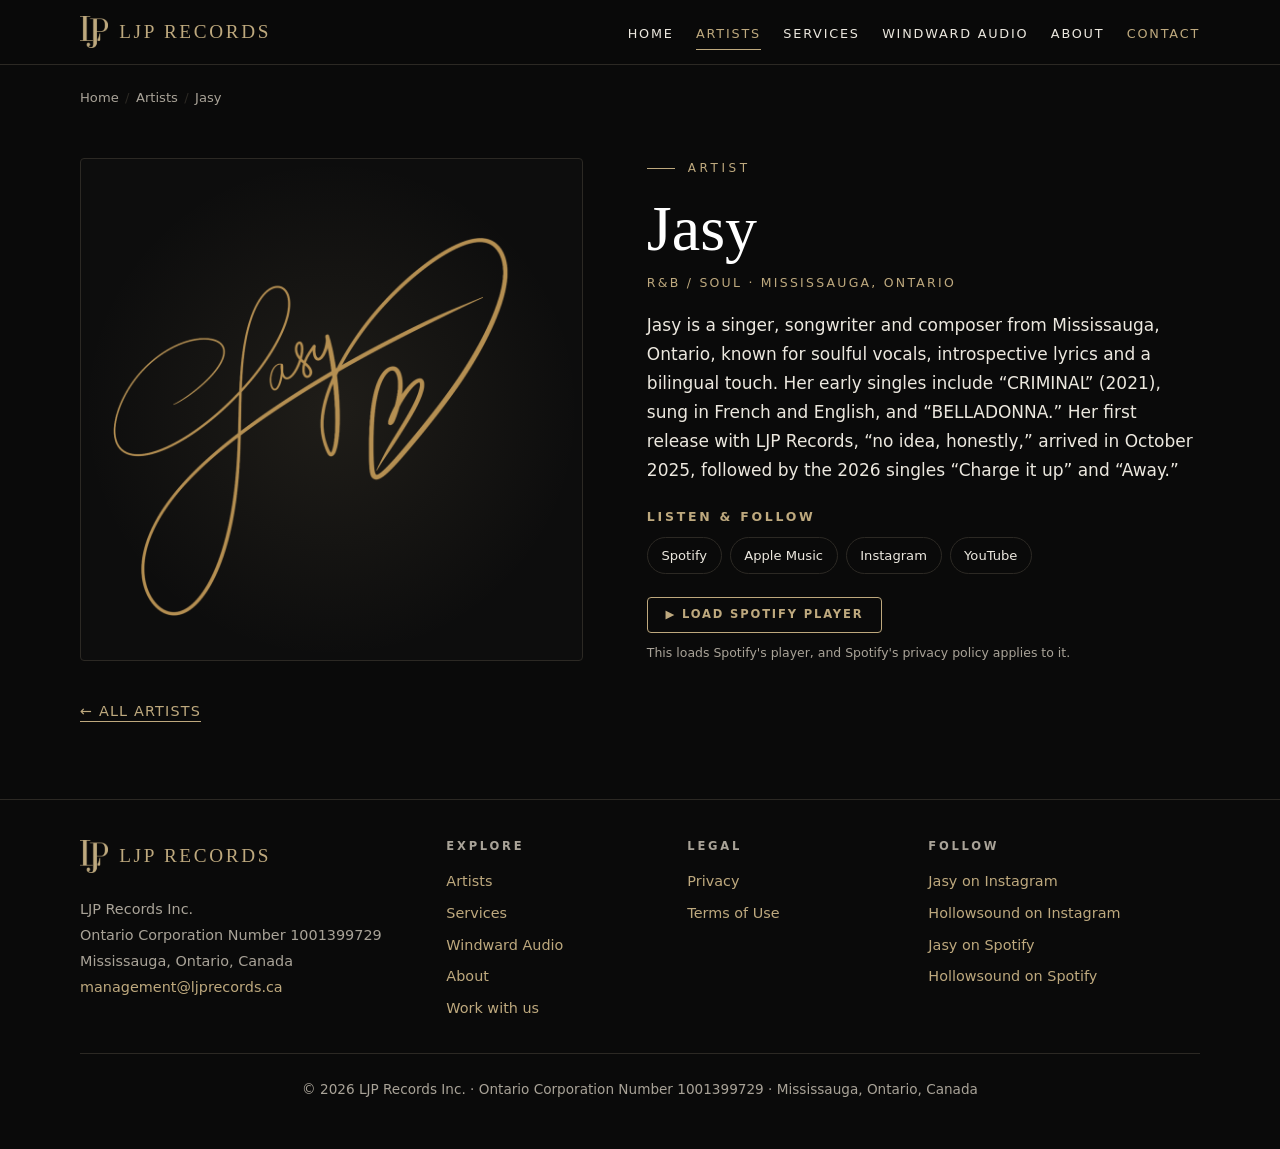
<file: artists/jasy.html>
<!DOCTYPE html>
<html lang="en-CA">
<head>
  <meta charset="utf-8">
  <meta name="viewport" content="width=device-width, initial-scale=1">
  <title>Jasy | LJP Records</title>
  <meta name="description" content="Jasy is an R&amp;B and soul singer, songwriter and composer from Mississauga, Ontario, releasing music with LJP Records.">
  <!-- BEGIN:head -->
  <meta name="theme-color" content="#0a0a0a">
  <link rel="canonical" href="https://ljprecords.ca/artists/jasy.html">
  <meta property="og:type" content="website">
  <meta property="og:site_name" content="LJP Records">
  <meta property="og:title" content="Jasy | LJP Records">
  <meta property="og:description" content="Jasy is an R&amp;B and soul singer, songwriter and composer from Mississauga, Ontario, releasing music with LJP Records.">
  <meta property="og:url" content="https://ljprecords.ca/artists/jasy.html">
  <meta property="og:image" content="https://ljprecords.ca/assets/img/og-image.jpg">
  <meta property="og:image:width" content="1200">
  <meta property="og:image:height" content="630">
  <meta property="og:image:alt" content="LJP Records logo: gold LJP monogram in a square frame on black">
  <meta property="og:locale" content="en_CA">
  <meta name="twitter:card" content="summary_large_image">
  <link rel="icon" href="/favicon.ico" sizes="48x48">
  <link rel="icon" type="image/png" sizes="96x96" href="/assets/img/icon-96.png">
  <link rel="icon" type="image/png" sizes="192x192" href="/assets/img/icon-192.png">
  <link rel="apple-touch-icon" href="/assets/img/icon-180.png">
  <link rel="manifest" href="../site.webmanifest">
  <link rel="stylesheet" href="../assets/css/style.css">
  <script>document.documentElement.classList.add('js');</script>
  <!-- END:head -->
  <script type="application/ld+json">
  {
    "@context": "https://schema.org",
    "@type": "MusicGroup",
    "name": "Jasy",
    "url": "https://ljprecords.ca/artists/jasy.html",
    "genre": ["R&B", "Soul"],
    "foundingLocation": { "@type": "Place", "name": "Mississauga, Ontario, Canada" },
    "sameAs": [
      "https://open.spotify.com/artist/3WVA0IDSVmQrOQ1MvbMLsJ",
      "https://music.apple.com/ca/artist/jasy/1514480467",
      "https://www.instagram.com/jasylarumana/",
      "https://www.youtube.com/channel/UC7Lcz74NilrVgo-Rp2wNFMw"
    ]
  }
  </script>
</head>
<body data-page="artists">
  <!-- BEGIN:header -->
  <a class="skip-link" href="#main">Skip to content</a>
  <header class="site-header">
    <nav class="nav container" aria-label="Main">
      <a class="nav-brand" href="../" aria-label="LJP Records home">
        <img src="../assets/img/mark.png" alt="" width="28" height="32">
        <span>LJP Records</span>
      </a>
      <button class="nav-toggle" type="button" aria-expanded="false" aria-controls="nav-links">
        <span class="nav-toggle-bars" aria-hidden="true"></span>
        <span class="visually-hidden">Menu</span>
      </button>
      <ul class="nav-links" id="nav-links">
        <li><a href="../">Home</a></li>
        <li><a href="../artists.html" aria-current="page">Artists</a></li>
        <li><a href="../services.html">Services</a></li>
        <li><a href="../windward-audio.html">Windward Audio</a></li>
        <li><a href="../about.html">About</a></li>
        <li><a href="../contact.html" class="nav-cta">Contact</a></li>
      </ul>
    </nav>
  </header>
  <!-- END:header -->

  <main id="main">
    <nav class="breadcrumb container" aria-label="Breadcrumb">
      <ol>
        <li><a href="../">Home</a></li>
        <li><a href="../artists.html">Artists</a></li>
        <li><span aria-current="page">Jasy</span></li>
      </ol>
    </nav>

    <article class="artist-page container">
      <div class="artist-page-media">
        <!-- Photo: to show a photo instead of the logo, add assets/photos/jasy.jpg, change src to ../assets/photos/jasy.jpg, update width/height/alt, and remove the "logo" class. -->
        <img class="artist-page-img logo" src="../assets/photos/jasy-logo.png" width="900" height="854"
             alt="Jasy logo: a gold handwritten Jasy signature with a heart">
      </div>
      <div class="artist-page-body">
        <p class="eyebrow">Artist</p>
        <h1>Jasy</h1>
        <p class="artist-meta">R&amp;B / Soul · Mississauga, Ontario</p>
        <p>
          Jasy is a singer, songwriter and composer from Mississauga, Ontario, known for soulful vocals, introspective lyrics and a bilingual touch.
          Her early singles include “CRIMINAL” (2021), sung in French and English, and “BELLADONNA.”
          Her first release with LJP Records, “no idea, honestly,” arrived in October 2025, followed by the 2026 singles “Charge it up” and “Away.”
          <!-- CONFIRM: Jasy bio. Written from public sources (Apple Music, Modern Mississauga, Sauga Arts HUB, The Music Is My Radar, Deezer). Check release names and dates. Optional fact to add: press reports a 2022 win in a Mississauga youth singing competition, but sources disagree on which one (Mississauga Arts Council Next Gen vs. Sauga Teen's Got Talent), so it is left out. -->
        </p>
        <h2 class="small-heading">Listen &amp; follow</h2>
        <ul class="link-list" aria-label="Jasy online">
          <li><a href="https://open.spotify.com/artist/3WVA0IDSVmQrOQ1MvbMLsJ" rel="noopener" target="_blank">Spotify<span class="visually-hidden"> (opens in a new tab)</span></a></li>
          <li><a href="https://music.apple.com/ca/artist/jasy/1514480467" rel="noopener" target="_blank">Apple Music<span class="visually-hidden"> (opens in a new tab)</span></a></li>
          <li><a href="https://www.instagram.com/jasylarumana/" rel="noopener" target="_blank">Instagram<span class="visually-hidden"> (opens in a new tab)</span></a></li>
          <li><a href="https://www.youtube.com/channel/UC7Lcz74NilrVgo-Rp2wNFMw" rel="noopener" target="_blank">YouTube<span class="visually-hidden"> (opens in a new tab)</span></a></li>
        </ul>
        <div class="spotify-embed" data-spotify-artist="3WVA0IDSVmQrOQ1MvbMLsJ" data-title="Jasy on Spotify">
          <button type="button" class="btn btn-ghost btn-small spotify-load">▶ Load Spotify player <span class="visually-hidden">for Jasy</span></button>
          <p class="embed-note">This loads Spotify's player, and Spotify's privacy policy applies to it.</p>
        </div>
      </div>
    </article>

    <!-- Photos: add images to assets/photos/ and list them here, e.g.
         <img src="../assets/photos/jasy-1.jpg" alt="Jasy on stage at …" width="1200" height="800" loading="lazy">
         The section stays hidden while it has no images. -->
    <section class="container artist-gallery" aria-label="Photos of Jasy">
    </section>

    <p class="container back-link"><a class="text-link" href="../artists.html"><span aria-hidden="true">←</span> All artists</a></p>
  </main>

  <!-- BEGIN:footer -->
  <footer class="site-footer">
    <div class="container footer-grid">
      <div class="footer-col footer-company">
        <a class="nav-brand" href="../" aria-label="LJP Records home">
          <img src="../assets/img/mark.png" alt="" width="28" height="32">
          <span>LJP Records</span>
        </a>
        <p>
          LJP Records Inc.<br>
          Ontario Corporation Number 1001399729<br>
          Mississauga, Ontario, Canada<br>
          <a href="mailto:management@ljprecords.ca">management@ljprecords.ca</a>
        </p>
      </div>
      <div class="footer-col">
        <h2 class="footer-heading">Explore</h2>
        <ul>
          <li><a href="../artists.html">Artists</a></li>
          <li><a href="../services.html">Services</a></li>
          <li><a href="../windward-audio.html">Windward Audio</a></li>
          <li><a href="../about.html">About</a></li>
          <li><a href="../contact.html">Work with us</a></li>
        </ul>
      </div>
      <div class="footer-col">
        <h2 class="footer-heading">Legal</h2>
        <ul>
          <li><a href="../privacy.html">Privacy</a></li>
          <li><a href="../terms.html">Terms of Use</a></li>
        </ul>
      </div>
      <div class="footer-col">
        <h2 class="footer-heading">Follow</h2>
        <!-- CONFIRM: Label social links. LJP Records' own accounts aren't known, so these link to the artists. Add the label's Instagram etc. in partials/footer.html, then run the sync script. -->
        <ul>
          <li><a href="https://www.instagram.com/jasylarumana/" rel="noopener" target="_blank">Jasy on Instagram<span class="visually-hidden"> (opens in a new tab)</span></a></li>
          <li><a href="https://www.instagram.com/hollowsoundband/" rel="noopener" target="_blank">Hollowsound on Instagram<span class="visually-hidden"> (opens in a new tab)</span></a></li>
          <li><a href="https://open.spotify.com/artist/3WVA0IDSVmQrOQ1MvbMLsJ" rel="noopener" target="_blank">Jasy on Spotify<span class="visually-hidden"> (opens in a new tab)</span></a></li>
          <li><a href="https://open.spotify.com/artist/32NcEduA1WUu1zl0mmGaZf" rel="noopener" target="_blank">Hollowsound on Spotify<span class="visually-hidden"> (opens in a new tab)</span></a></li>
        </ul>
      </div>
    </div>
    <p class="container legal">© 2026 LJP Records Inc. · Ontario Corporation Number 1001399729 · Mississauga, Ontario, Canada</p>
  </footer>
  <script src="../assets/js/main.js" defer></script>
  <!-- END:footer -->
</body>
</html>
</file>
<file: assets/css/style.css>
/* LJP Records: site styles. Colours match the logo: gold #BEA97E on black. */
:root {
  --black: #0a0a0a;
  --ink: #111110;
  --panel: #161513;
  --line: #2c2924;
  --gold: #bea97e;
  --gold-bright: #d8c59a;
  --text: #ece8df;
  --muted: #a9a398;
  --serif: "Bodoni 72", "Bodoni Moda", Didot, "Didot LT STD", "Playfair Display", "Hoefler Text", Garamond, "Times New Roman", serif;
  --sans: system-ui, -apple-system, "Segoe UI", Roboto, "Helvetica Neue", Arial, sans-serif;
  --radius: 4px;
  --max: 1120px;
}

*, *::before, *::after { box-sizing: border-box; }
html { scroll-behavior: smooth; scroll-padding-top: 72px; -webkit-text-size-adjust: 100%; }
@media (prefers-reduced-motion: reduce) { html { scroll-behavior: auto; } * { transition: none !important; } }

body {
  margin: 0;
  background: var(--black);
  color: var(--text);
  font: 400 1.0625rem/1.7 var(--sans);
  -webkit-font-smoothing: antialiased;
}
img { max-width: 100%; height: auto; display: block; }
a { color: var(--gold); text-underline-offset: 3px; }
a:hover { color: var(--gold-bright); }
:focus-visible { outline: 2px solid var(--gold-bright); outline-offset: 3px; border-radius: 2px; }

h1, h2, h3 { font-family: var(--serif); font-weight: 400; line-height: 1.15; margin: 0 0 .6em; color: #fff; }
h2 { font-size: clamp(2rem, 4.5vw, 3rem); letter-spacing: .01em; }
h3 { font-size: 1.5rem; }
p { margin: 0 0 1.1em; }

.container { width: min(100% - 2.5rem, var(--max)); margin-inline: auto; }
.narrow { max-width: 760px; }
.center { text-align: center; }
.muted { color: var(--muted); }
.lead { font-size: 1.2rem; color: var(--text); }

.visually-hidden {
  position: absolute !important; width: 1px; height: 1px; padding: 0; margin: -1px;
  overflow: hidden; clip: rect(0 0 0 0); white-space: nowrap; border: 0;
}
.skip-link {
  position: absolute; left: 1rem; top: -100px; z-index: 100;
  background: var(--gold); color: #000; padding: .6rem 1rem; font-weight: 600; border-radius: var(--radius);
}
.skip-link:focus { top: 1rem; color: #000; }

/* ---------- Header ---------- */
.site-header {
  position: sticky; top: 0; z-index: 50;
  background: rgba(10, 10, 10, .88);
  backdrop-filter: blur(10px); -webkit-backdrop-filter: blur(10px);
  border-bottom: 1px solid var(--line);
}
.nav { display: flex; align-items: center; justify-content: space-between; gap: 1rem; min-height: 64px; }
.nav-brand {
  display: inline-flex; align-items: center; gap: .7rem; text-decoration: none;
  font-family: var(--serif); font-size: 1.2rem; letter-spacing: .14em; text-transform: uppercase; color: var(--gold);
}
.nav-brand img { width: 28px; height: auto; }
.nav-links { display: flex; flex-wrap: wrap; gap: .25rem 1.4rem; list-style: none; margin: 0; padding: 0; }
.nav-links a {
  color: var(--text); text-decoration: none; font-size: .8rem; letter-spacing: .14em; text-transform: uppercase;
  padding: .5rem 0; border-bottom: 1px solid transparent;
}
.nav-links a:hover { color: var(--gold); border-bottom-color: var(--gold); }
@media (max-width: 820px) {
  .nav { flex-direction: column; align-items: flex-start; padding: .7rem 0; gap: .3rem; }
  .nav-links { gap: .1rem 1rem; }
  .nav-links a { font-size: .72rem; }
  html { scroll-padding-top: 110px; }
}

/* ---------- Hero ---------- */
.hero {
  position: relative;
  padding: clamp(3.5rem, 10vw, 7rem) 0 clamp(4rem, 10vw, 7rem);
  text-align: center;
  background:
    radial-gradient(ellipse 60% 50% at 50% 40%, rgba(190, 169, 126, .10), transparent 70%),
    var(--black);
  border-bottom: 1px solid var(--line);
  overflow: hidden;
}
.hero::after { /* subtle vinyl-groove rings */
  content: ""; position: absolute; inset: 50% auto auto 50%; width: 1100px; height: 1100px;
  transform: translate(-50%, -50%); border-radius: 50%; pointer-events: none;
  background: repeating-radial-gradient(circle, transparent 0 6px, rgba(190, 169, 126, .035) 6px 7px);
  mask: radial-gradient(circle, #000 30%, transparent 70%);
  -webkit-mask: radial-gradient(circle, #000 30%, transparent 70%);
}
.hero-inner { position: relative; z-index: 1; }
.hero-logo { width: min(340px, 68vw); margin: 0 auto 2.2rem; }
.hero-tagline {
  font-family: var(--serif); font-size: clamp(1.25rem, 2.6vw, 1.65rem); line-height: 1.4;
  max-width: 34ch; margin: 0 auto 2.2rem; color: var(--text);
}
.hero-actions { display: flex; gap: 1rem; justify-content: center; flex-wrap: wrap; }

/* ---------- Buttons ---------- */
.btn {
  display: inline-block; padding: .85rem 1.6rem; border-radius: var(--radius);
  font: 600 .8rem/1 var(--sans); letter-spacing: .16em; text-transform: uppercase; text-decoration: none;
  border: 1px solid var(--gold); cursor: pointer; transition: background .2s, color .2s;
}
.btn-gold { background: var(--gold); color: #000; }
.btn-gold:hover { background: var(--gold-bright); color: #000; }
.btn-ghost { background: transparent; color: var(--gold); }
.btn-ghost:hover { background: var(--gold); color: #000; }
.btn-small { padding: .7rem 1.1rem; font-size: .72rem; }

/* ---------- Sections ---------- */
.section { padding: clamp(4rem, 9vw, 6.5rem) 0; }
.section-alt { background: var(--ink); border-block: 1px solid var(--line); }
.eyebrow {
  font-size: .75rem; letter-spacing: .3em; text-transform: uppercase; color: var(--gold); margin-bottom: .9rem;
}
.eyebrow::before { content: ""; display: inline-block; width: 28px; height: 1px; background: var(--gold); vertical-align: middle; margin-right: .8rem; }
.center .eyebrow::after { content: ""; display: inline-block; width: 28px; height: 1px; background: var(--gold); vertical-align: middle; margin-left: .8rem; }
.section-intro { max-width: 60ch; color: var(--muted); margin-bottom: 2.5rem; }

/* ---------- Artists ---------- */
.artist-grid { display: grid; grid-template-columns: repeat(auto-fit, minmax(min(100%, 420px), 1fr)); gap: 2rem; margin-top: 2.5rem; }
.artist-card { background: var(--panel); border: 1px solid var(--line); border-radius: var(--radius); overflow: hidden; display: flex; flex-direction: column; }
.artist-photo { width: 100%; aspect-ratio: 16 / 10; object-fit: cover; }
.artist-photo.placeholder {
  display: grid; place-items: center;
  background:
    repeating-radial-gradient(circle at 50% 50%, #151412 0 3px, #1b1916 3px 4px),
    #151412;
  border-bottom: 1px solid var(--line);
}
.artist-photo.placeholder span {
  font-family: var(--serif); font-size: 4.5rem; color: var(--gold);
  width: 8rem; height: 8rem; display: grid; place-items: center;
  border: 1px solid var(--gold); border-radius: 50%; background: var(--black);
}
.artist-body { padding: 1.8rem; display: flex; flex-direction: column; flex: 1; }
.artist-body h3 { font-size: 2rem; margin-bottom: .2rem; }
.artist-meta { font-size: .78rem; letter-spacing: .18em; text-transform: uppercase; color: var(--gold); margin-bottom: 1.1rem; }
.link-list { list-style: none; padding: 0; margin: .2rem 0 1.4rem; display: flex; flex-wrap: wrap; gap: .5rem; }
.link-list a {
  display: inline-block; padding: .4rem .85rem; border: 1px solid var(--line); border-radius: 999px;
  font-size: .82rem; text-decoration: none; color: var(--text);
}
.link-list a:hover { border-color: var(--gold); color: var(--gold); }
.spotify-embed { margin-top: auto; }
.spotify-embed iframe { border: 0; border-radius: 12px; display: block; }
.embed-note { font-size: .78rem; color: var(--muted); margin: .6rem 0 0; }

/* ---------- Services ---------- */
.service-grid { display: grid; grid-template-columns: repeat(auto-fit, minmax(min(100%, 300px), 1fr)); gap: 1px; padding: 1px; }
.service { background: var(--black); padding: 2rem 1.8rem; box-shadow: 0 0 0 1px var(--line); }
.service h3 { color: var(--gold); font-size: 1.4rem; }
.service p { color: var(--muted); margin: 0; }

/* ---------- Contact ---------- */
.contact-email { font-family: var(--serif); font-size: clamp(1.4rem, 4.5vw, 2.2rem); margin: 1rem 0 1.5rem; word-break: break-word; }
.contact-email a { text-decoration: none; border-bottom: 1px solid var(--gold); }
.contact-address { font-style: normal; color: var(--muted); }

/* ---------- Footer ---------- */
.site-footer { border-top: 1px solid var(--line); padding: 2.5rem 0 3rem; background: var(--black); }
.footer-inner { text-align: center; }
.footer-mark { width: 28px; margin: 0 auto 1rem; opacity: .9; }
.legal { font-size: .85rem; color: var(--muted); }
.footer-links { list-style: none; padding: 0; margin: 0; display: flex; flex-wrap: wrap; justify-content: center; gap: .4rem 1.4rem; font-size: .85rem; }

/* ---------- Privacy page ---------- */
.prose { padding: clamp(3rem, 8vw, 5rem) 0; }
.prose h1 { font-size: clamp(2.2rem, 5vw, 3rem); }
.prose h2 { font-size: 1.5rem; margin-top: 2rem; color: var(--gold); }
.prose ul { padding-left: 1.2rem; }

/* Artist logo shown in the photo slot */
.artist-photo { border-bottom: 1px solid var(--line); background: #0d0d0d; }
.artist-photo.logo {
  object-fit: contain; padding: 1.5rem 2rem;
  background: radial-gradient(ellipse at 50% 50%, rgba(190, 169, 126, .08), transparent 70%), #0d0d0d;
}

/* =====================================================================
   Multi-page additions
   ===================================================================== */

/* Current page + CTA in nav */
.nav-links a[aria-current="page"] { color: var(--gold); border-bottom-color: var(--gold); }
.nav-links a.nav-cta { color: var(--gold); }

/* Mobile menu (collapses only when JS is available; without JS the links simply wrap) */
.nav-toggle { display: none; }
@media (max-width: 820px) {
  .js .nav { flex-direction: row; align-items: center; flex-wrap: wrap; padding: 0; min-height: 60px; }
  .js .nav-toggle {
    display: inline-grid; place-items: center; width: 44px; height: 44px; margin-right: -8px;
    background: transparent; border: 1px solid transparent; border-radius: var(--radius); cursor: pointer; color: var(--gold);
  }
  .nav-toggle-bars, .nav-toggle-bars::before, .nav-toggle-bars::after {
    display: block; width: 22px; height: 2px; background: currentColor; border-radius: 1px; transition: transform .2s, opacity .2s; content: "";
  }
  .nav-toggle-bars { position: relative; }
  .nav-toggle-bars::before { position: absolute; top: -7px; }
  .nav-toggle-bars::after { position: absolute; top: 7px; }
  .nav-open .nav-toggle-bars { background: transparent; }
  .nav-open .nav-toggle-bars::before { transform: translateY(7px) rotate(45deg); }
  .nav-open .nav-toggle-bars::after { transform: translateY(-7px) rotate(-45deg); }
  .js .nav-links { display: none; width: 100%; flex-direction: column; gap: 0; padding: .25rem 0 1rem; }
  .js.nav-open .nav-links { display: flex; }
  .js .nav-links a { display: block; font-size: .85rem; padding: .85rem 0; border-bottom: 1px solid var(--line); }
  .js .nav-links a[aria-current="page"] { border-bottom-color: var(--gold); }
  .js html, html.js { scroll-padding-top: 76px; }
}

/* Page hero (inner pages) */
.page-hero {
  padding: clamp(3rem, 8vw, 5.5rem) 0 clamp(2rem, 5vw, 3rem);
  background: radial-gradient(ellipse 70% 80% at 50% 0%, rgba(190, 169, 126, .09), transparent 70%), var(--black);
  border-bottom: 1px solid var(--line);
}
.page-hero h1 { font-size: clamp(2.4rem, 6vw, 4rem); margin-bottom: .4em; }
.page-hero .lead { max-width: 60ch; color: var(--muted); }
.page-hero.center .lead, .center .lead { margin-inline: auto; }
.ea-hero { padding-bottom: clamp(3rem, 7vw, 4.5rem); }
.section-tight { padding-top: clamp(2.5rem, 6vw, 4rem); }
.section-more { margin: 2rem 0 0; }
.text-link { text-decoration: none; letter-spacing: .08em; font-size: .9rem; text-transform: uppercase; border-bottom: 1px solid currentColor; padding-bottom: 2px; }
.small-heading { font-family: var(--sans); font-size: .78rem; letter-spacing: .22em; text-transform: uppercase; color: var(--gold); margin: 1.6rem 0 .8rem; font-weight: 600; }
.small { font-size: .9rem; }
.cta { background: radial-gradient(ellipse 60% 70% at 50% 50%, rgba(190, 169, 126, .08), transparent 70%); }

/* Featured artists (home) */
.feature-grid { display: grid; grid-template-columns: repeat(auto-fit, minmax(min(100%, 380px), 1fr)); gap: 1.5rem; margin-top: 2rem; }
.feature-card {
  display: block; text-decoration: none; color: var(--text); background: var(--panel);
  border: 1px solid var(--line); border-radius: var(--radius); overflow: hidden; transition: border-color .2s, transform .2s;
}
.feature-card:hover { border-color: var(--gold); transform: translateY(-2px); color: var(--text); }
.feature-img { width: 100%; aspect-ratio: 16 / 9; object-fit: cover; background: #0d0d0d; border-bottom: 1px solid var(--line); }
.feature-img.logo { object-fit: contain; padding: 1.2rem; background: radial-gradient(ellipse at 50% 50%, rgba(190, 169, 126, .08), transparent 70%), #0d0d0d; }
.feature-body { display: block; padding: 1.2rem 1.4rem 1.4rem; }
.feature-title { display: block; font-family: var(--serif); font-size: 1.7rem; color: #fff; }
.feature-meta { display: block; font-size: .75rem; letter-spacing: .18em; text-transform: uppercase; color: var(--gold); margin-top: .2rem; }

/* Roster cards */
.artist-name { font-size: 2rem; margin-bottom: .2rem; }
.card-actions { margin: auto 0 0; padding-top: .6rem; }

/* Artist pages */
.breadcrumb { padding-top: 1.4rem; font-size: .82rem; }
.breadcrumb ol { list-style: none; margin: 0; padding: 0; display: flex; flex-wrap: wrap; gap: .4rem; color: var(--muted); }
.breadcrumb li + li::before { content: "/"; margin-right: .4rem; color: var(--line); }
.breadcrumb a { color: var(--muted); text-decoration: none; }
.breadcrumb a:hover { color: var(--gold); }
.artist-page { display: grid; grid-template-columns: minmax(0, 1fr) minmax(0, 1.1fr); gap: clamp(2rem, 5vw, 4rem); padding: clamp(1.5rem, 4vw, 3rem) 0 2rem; align-items: start; }
@media (max-width: 860px) { .artist-page { grid-template-columns: 1fr; } }
.artist-page-media { position: sticky; top: 90px; }
@media (max-width: 860px) { .artist-page-media { position: static; } }
.artist-page-img { width: 100%; aspect-ratio: 1 / 1; object-fit: cover; border: 1px solid var(--line); border-radius: var(--radius); background: #0d0d0d; }
.artist-page-img.logo { object-fit: contain; padding: 2rem; background: radial-gradient(ellipse at 50% 50%, rgba(190, 169, 126, .1), transparent 70%), #0d0d0d; }
.artist-page-body h1 { font-size: clamp(2.6rem, 6vw, 4rem); margin-bottom: .1em; }
.artist-gallery { display: grid; grid-template-columns: repeat(auto-fill, minmax(min(100%, 260px), 1fr)); gap: 1rem; padding-bottom: 2rem; }
.artist-gallery:not(:has(img)) { display: none; }
.artist-gallery img { width: 100%; aspect-ratio: 4 / 3; object-fit: cover; border-radius: var(--radius); border: 1px solid var(--line); }
.back-link { padding-bottom: 3.5rem; }

/* Services page */
.service-list { display: grid; gap: 0; border-top: 1px solid var(--line); }
.service-row { display: grid; grid-template-columns: minmax(0, 1fr) minmax(0, 1.6fr); gap: 1rem 3rem; padding: 2rem 0; border-bottom: 1px solid var(--line); }
.service-row h2 { font-size: clamp(1.5rem, 3vw, 2rem); color: var(--gold); margin: 0; }
.service-row p { margin: 0; color: var(--muted); }
@media (max-width: 700px) { .service-row { grid-template-columns: 1fr; } }
.service-title { font-size: 1.4rem; color: var(--gold); }

/* About: company details */
.company-details { margin: 0; display: grid; gap: 0; border-top: 1px solid var(--line); }
.company-details div { display: grid; grid-template-columns: minmax(0, 1fr) minmax(0, 1.4fr); gap: 1rem; padding: 1rem 0; border-bottom: 1px solid var(--line); }
.company-details dt { color: var(--muted); font-size: .85rem; letter-spacing: .12em; text-transform: uppercase; }
.company-details dd { margin: 0; color: #fff; }
@media (max-width: 560px) { .company-details div { grid-template-columns: 1fr; gap: .2rem; } }

/* Contact page + form */
.contact-layout { display: grid; grid-template-columns: minmax(0, 1.6fr) minmax(0, 1fr); gap: clamp(2rem, 5vw, 4rem); align-items: start; padding-bottom: 1rem; }
@media (max-width: 860px) { .contact-layout { grid-template-columns: 1fr; } }
.contact-aside { background: var(--panel); border: 1px solid var(--line); border-radius: var(--radius); padding: 1.6rem; }
.contact-aside .small-heading { margin-top: 0; }
.contact-email-small { font-family: var(--serif); font-size: 1.35rem; word-break: break-word; }
.contact-form { display: grid; gap: 1.2rem; }
.form-note { font-size: .85rem; color: var(--muted); margin: 0; }
.req { color: var(--gold); }
.field { display: grid; gap: .4rem; }
.field label { font-size: .92rem; font-weight: 500; }
.field input[type="text"], .field input[type="email"], .field select, .field textarea {
  width: 100%; font: inherit; color: var(--text); background: #0f0f0e; border: 1px solid #47423a;
  border-radius: var(--radius); padding: .75rem .9rem; min-height: 48px;
}
.field textarea { resize: vertical; min-height: 0; }
.field select { appearance: none; -webkit-appearance: none; background-image: linear-gradient(45deg, transparent 50%, var(--gold) 50%), linear-gradient(135deg, var(--gold) 50%, transparent 50%); background-position: calc(100% - 20px) 50%, calc(100% - 14px) 50%; background-size: 6px 6px; background-repeat: no-repeat; padding-right: 2.5rem; }
.field input:focus, .field select:focus, .field textarea:focus { outline: 2px solid var(--gold-bright); outline-offset: 1px; border-color: var(--gold); }
.was-validated .field :invalid { border-color: #e0806f; }
.hint { font-size: .82rem; color: var(--muted); margin: 0; }
.field.check { grid-template-columns: auto 1fr; align-items: start; gap: .8rem; }
.field.check input { width: 20px; height: 20px; margin: .2rem 0 0; accent-color: var(--gold); }
.field.check label { font-weight: 400; color: var(--text); }
.was-validated .field.check input:invalid { outline: 2px solid #e0806f; outline-offset: 2px; }
.hp { position: absolute !important; left: -9999px; width: 1px; height: 1px; overflow: hidden; }
.contact-form .btn { justify-self: start; }
.contact-form .btn:disabled { opacity: .6; cursor: wait; }
.form-status { margin: 0; min-height: 1.5em; font-size: .95rem; }
.form-status:focus { outline: none; }
.form-status.is-success { color: #a9d8a0; border-left: 3px solid #a9d8a0; padding-left: .8rem; }
.form-status.is-error { color: #f0a597; border-left: 3px solid #f0a597; padding-left: .8rem; }
.form-noscript { margin-top: 1rem; padding: 1rem; border: 1px solid var(--line); border-radius: var(--radius); }

/* Footer (multi-column) */
.footer-grid { display: grid; grid-template-columns: 1.6fr 1fr 1fr 1.3fr; gap: 2rem; padding-bottom: 2rem; border-bottom: 1px solid var(--line); margin-bottom: 1.5rem; }
@media (max-width: 860px) { .footer-grid { grid-template-columns: 1fr 1fr; } }
@media (max-width: 480px) { .footer-grid { grid-template-columns: 1fr; } }
.footer-col ul { list-style: none; padding: 0; margin: 0; display: grid; gap: .45rem; font-size: .9rem; }
.footer-col a { text-decoration: none; }
.footer-col a:hover { text-decoration: underline; }
.footer-company p { font-size: .9rem; color: var(--muted); margin: 1rem 0 0; line-height: 1.8; }
.footer-heading { font-family: var(--sans); font-size: .72rem; letter-spacing: .24em; text-transform: uppercase; color: var(--muted); margin-bottom: 1rem; font-weight: 600; }
.site-footer .legal { text-align: center; margin: 0 auto; }

/* 404 */
.not-found { padding: clamp(4rem, 12vw, 8rem) 0; }
.not-found-code { font-family: var(--serif); font-size: clamp(5rem, 18vw, 9rem); line-height: 1; color: var(--gold); margin-bottom: .2em; }
</file>
